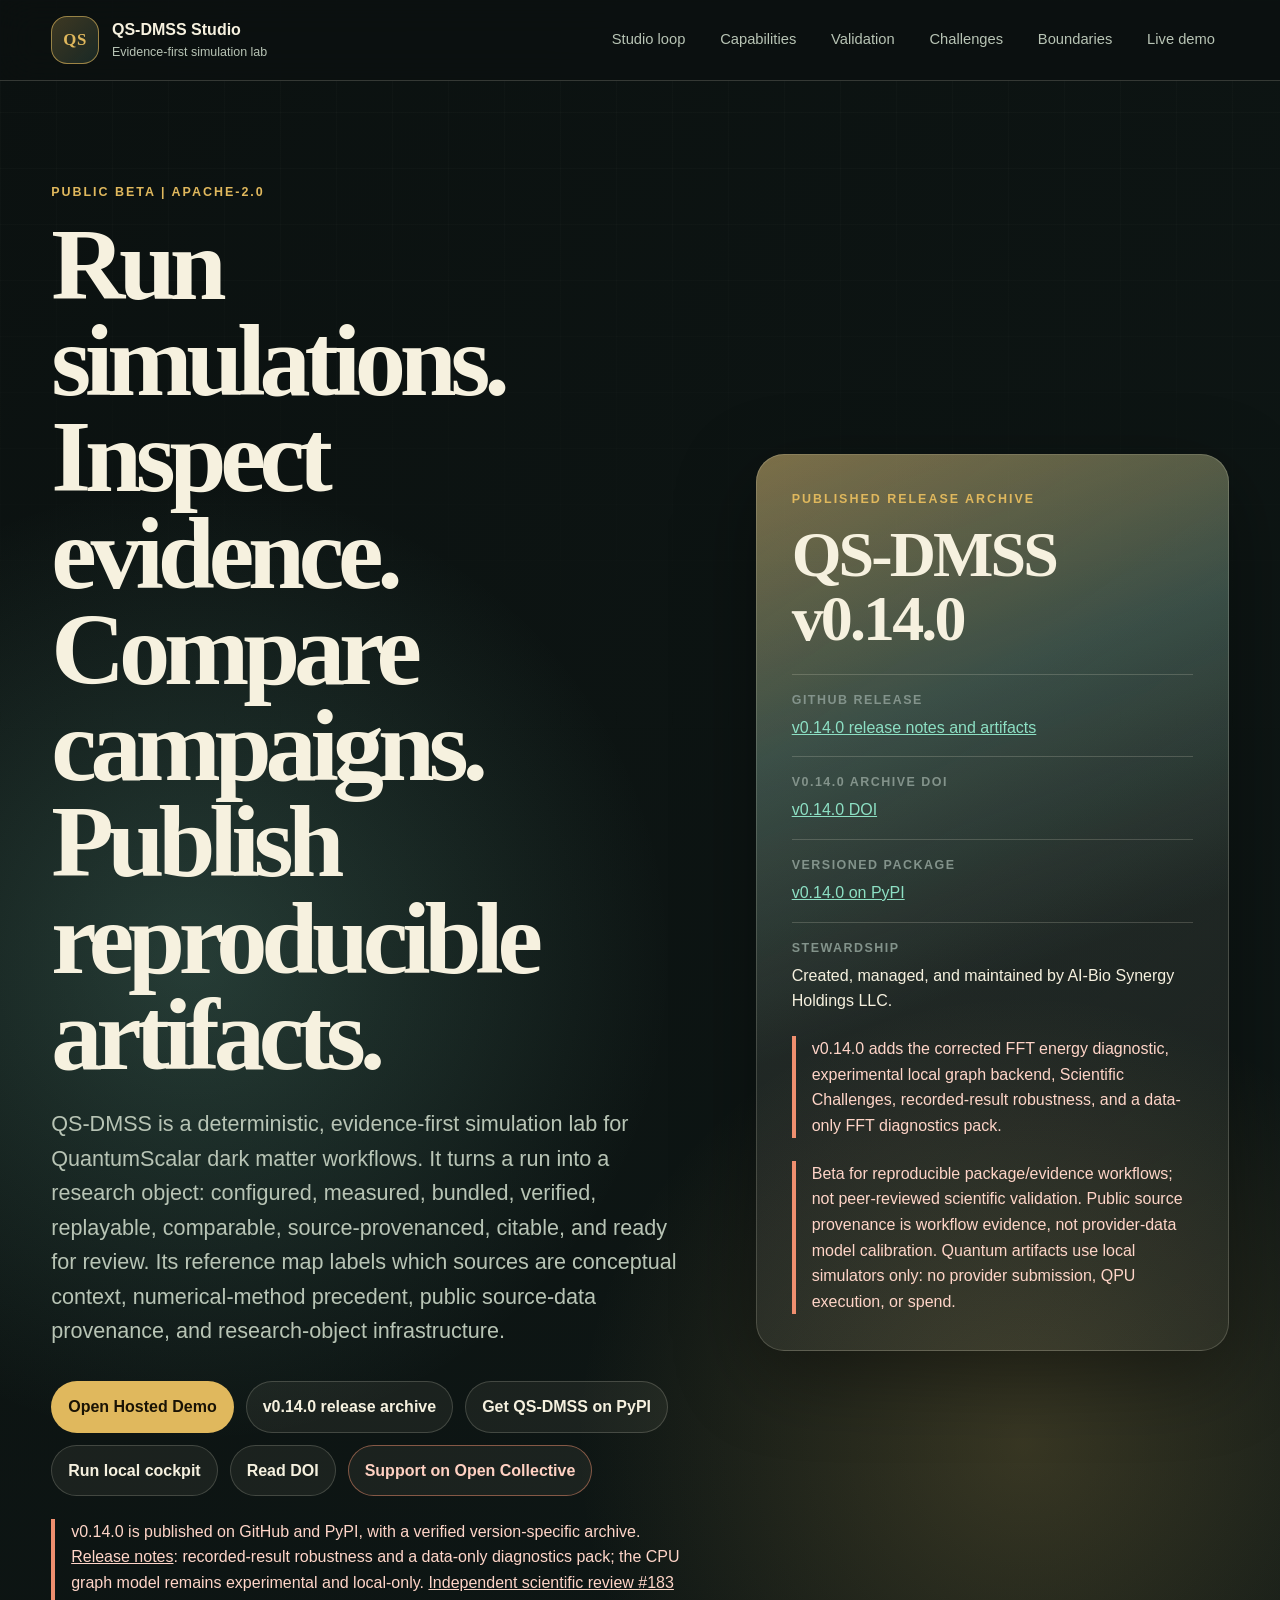
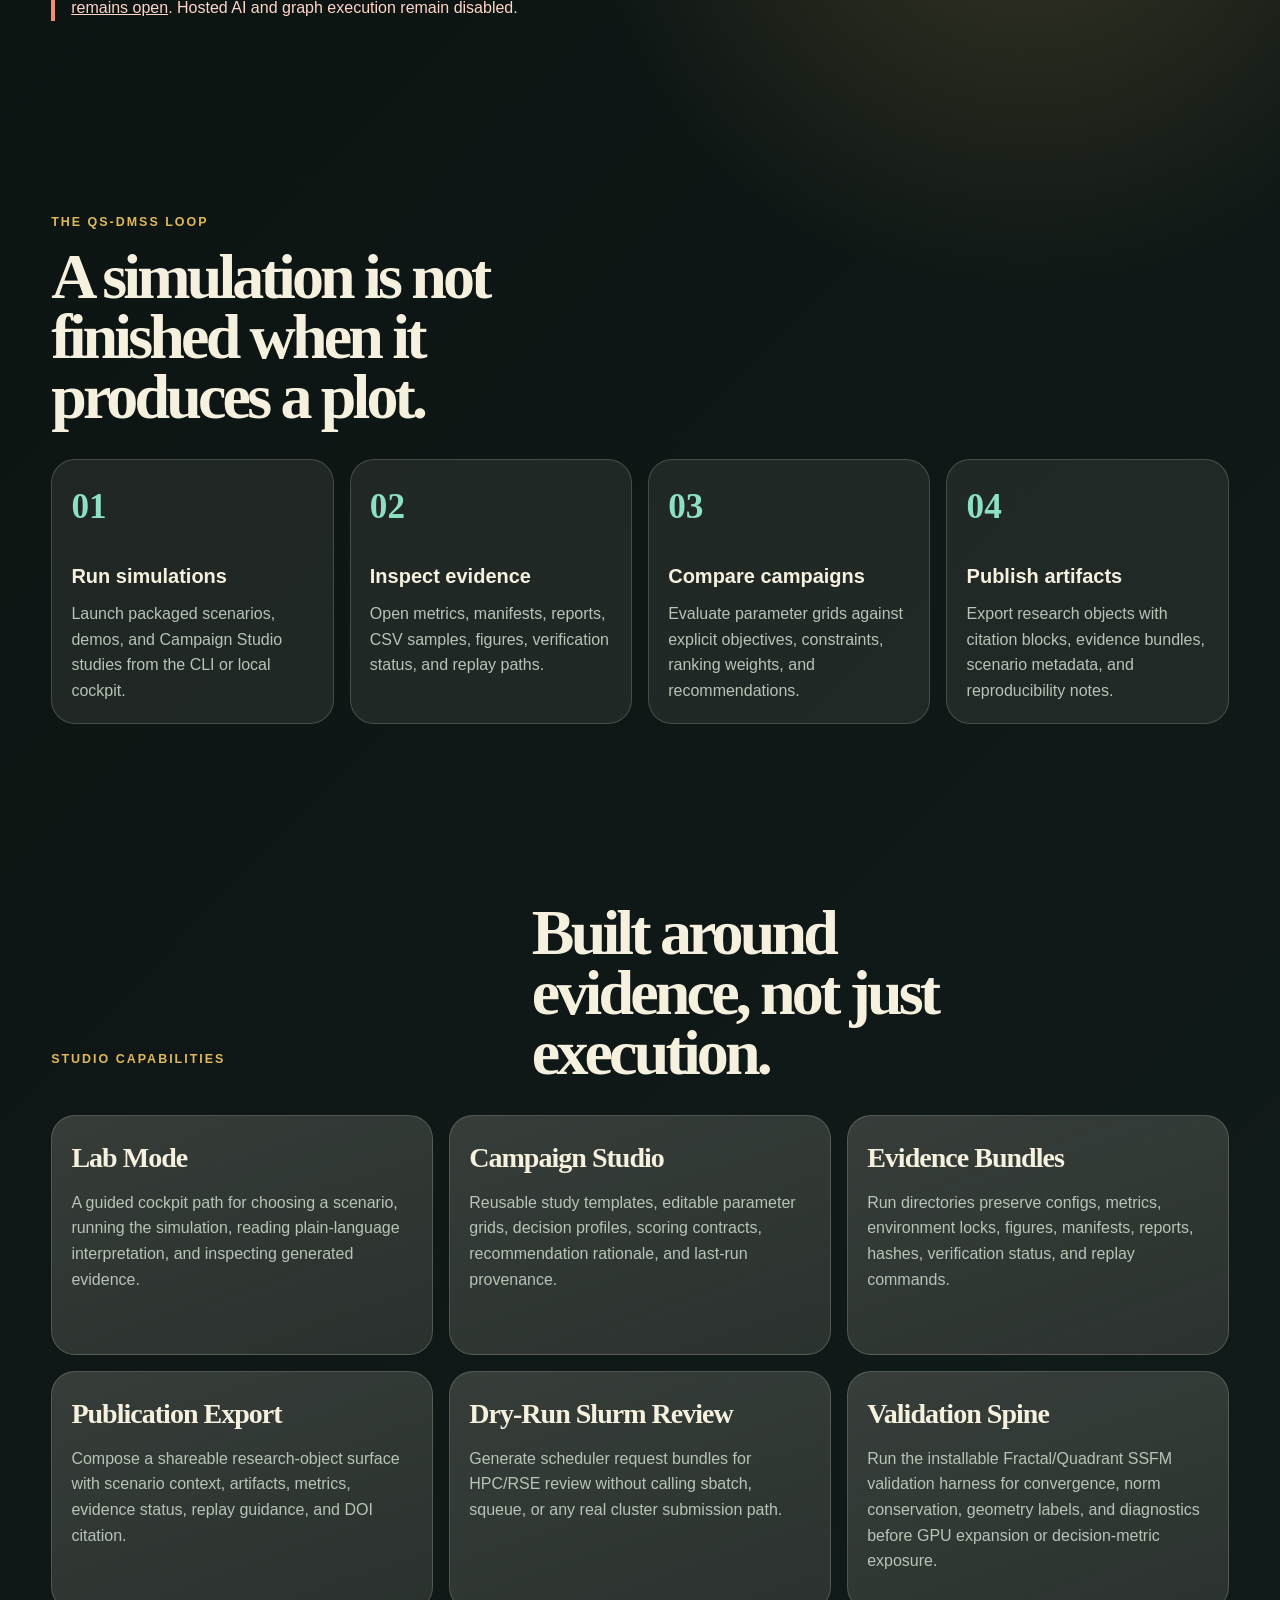
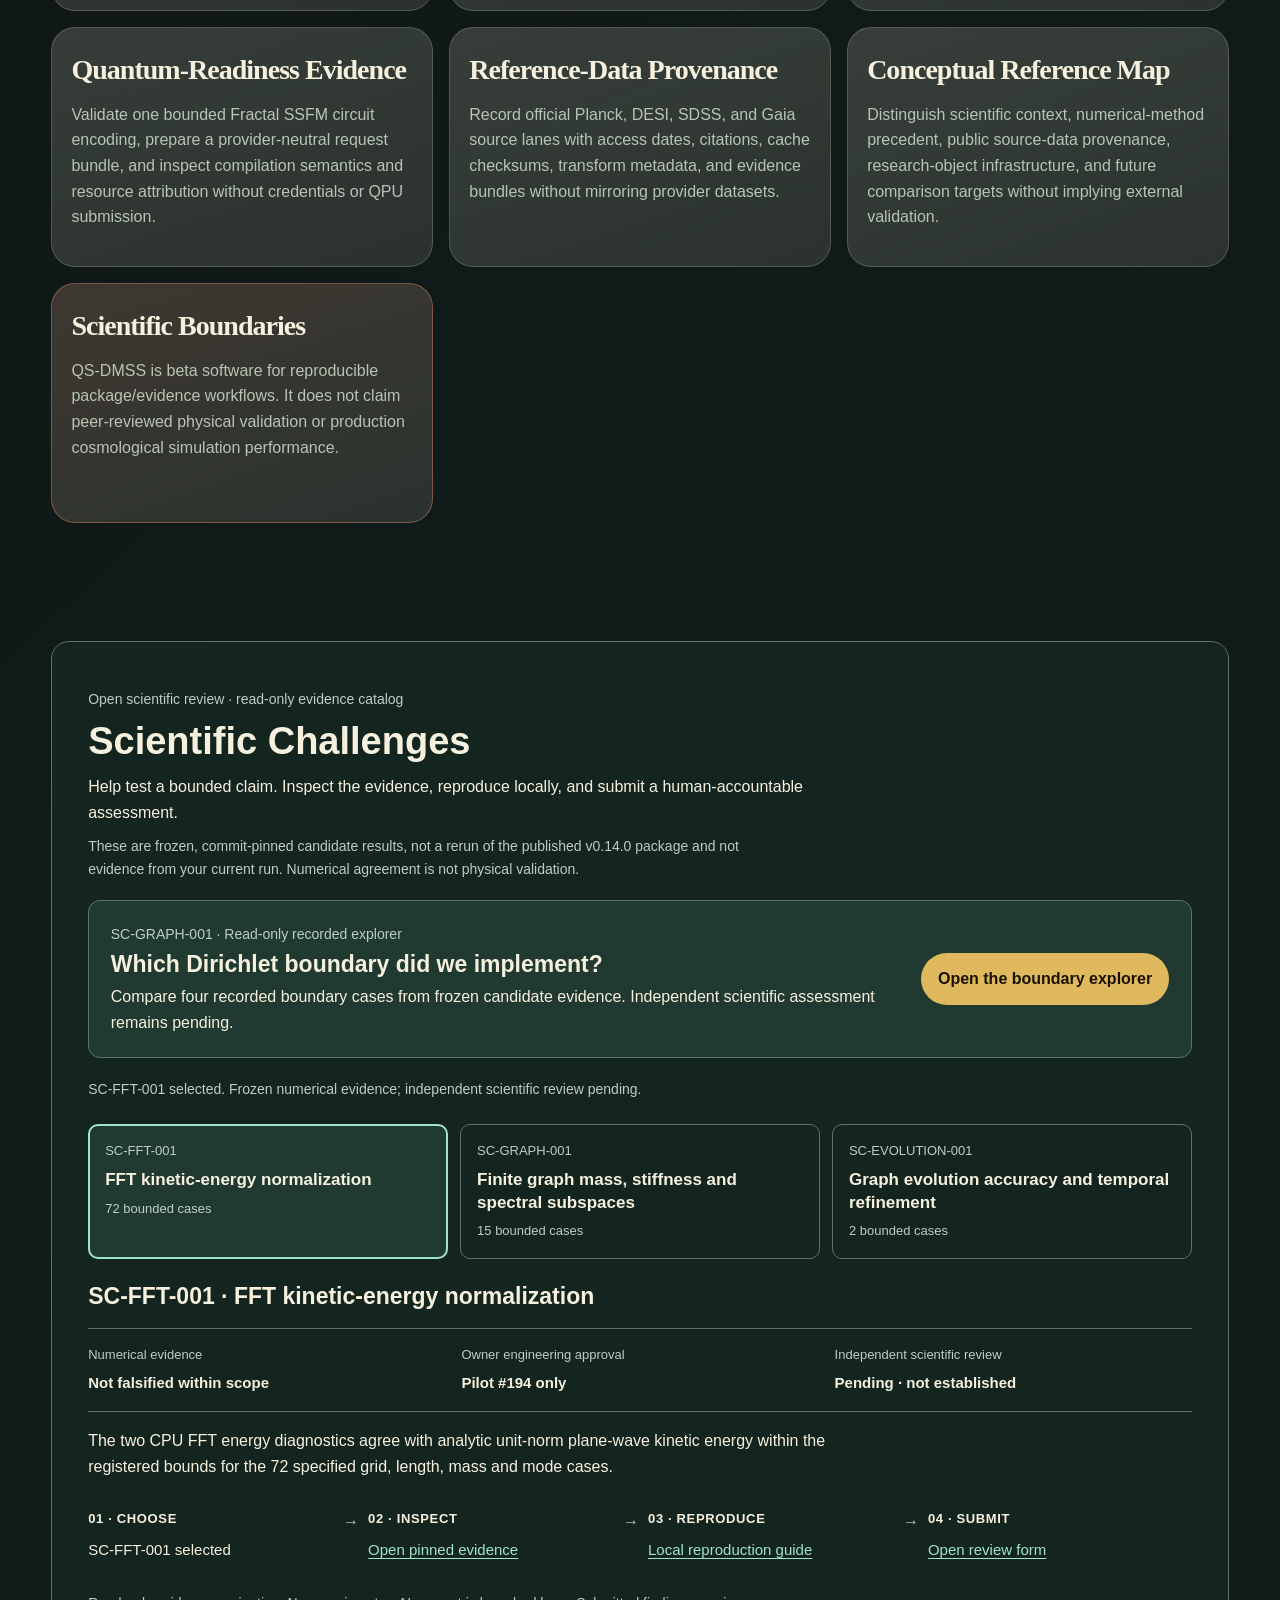
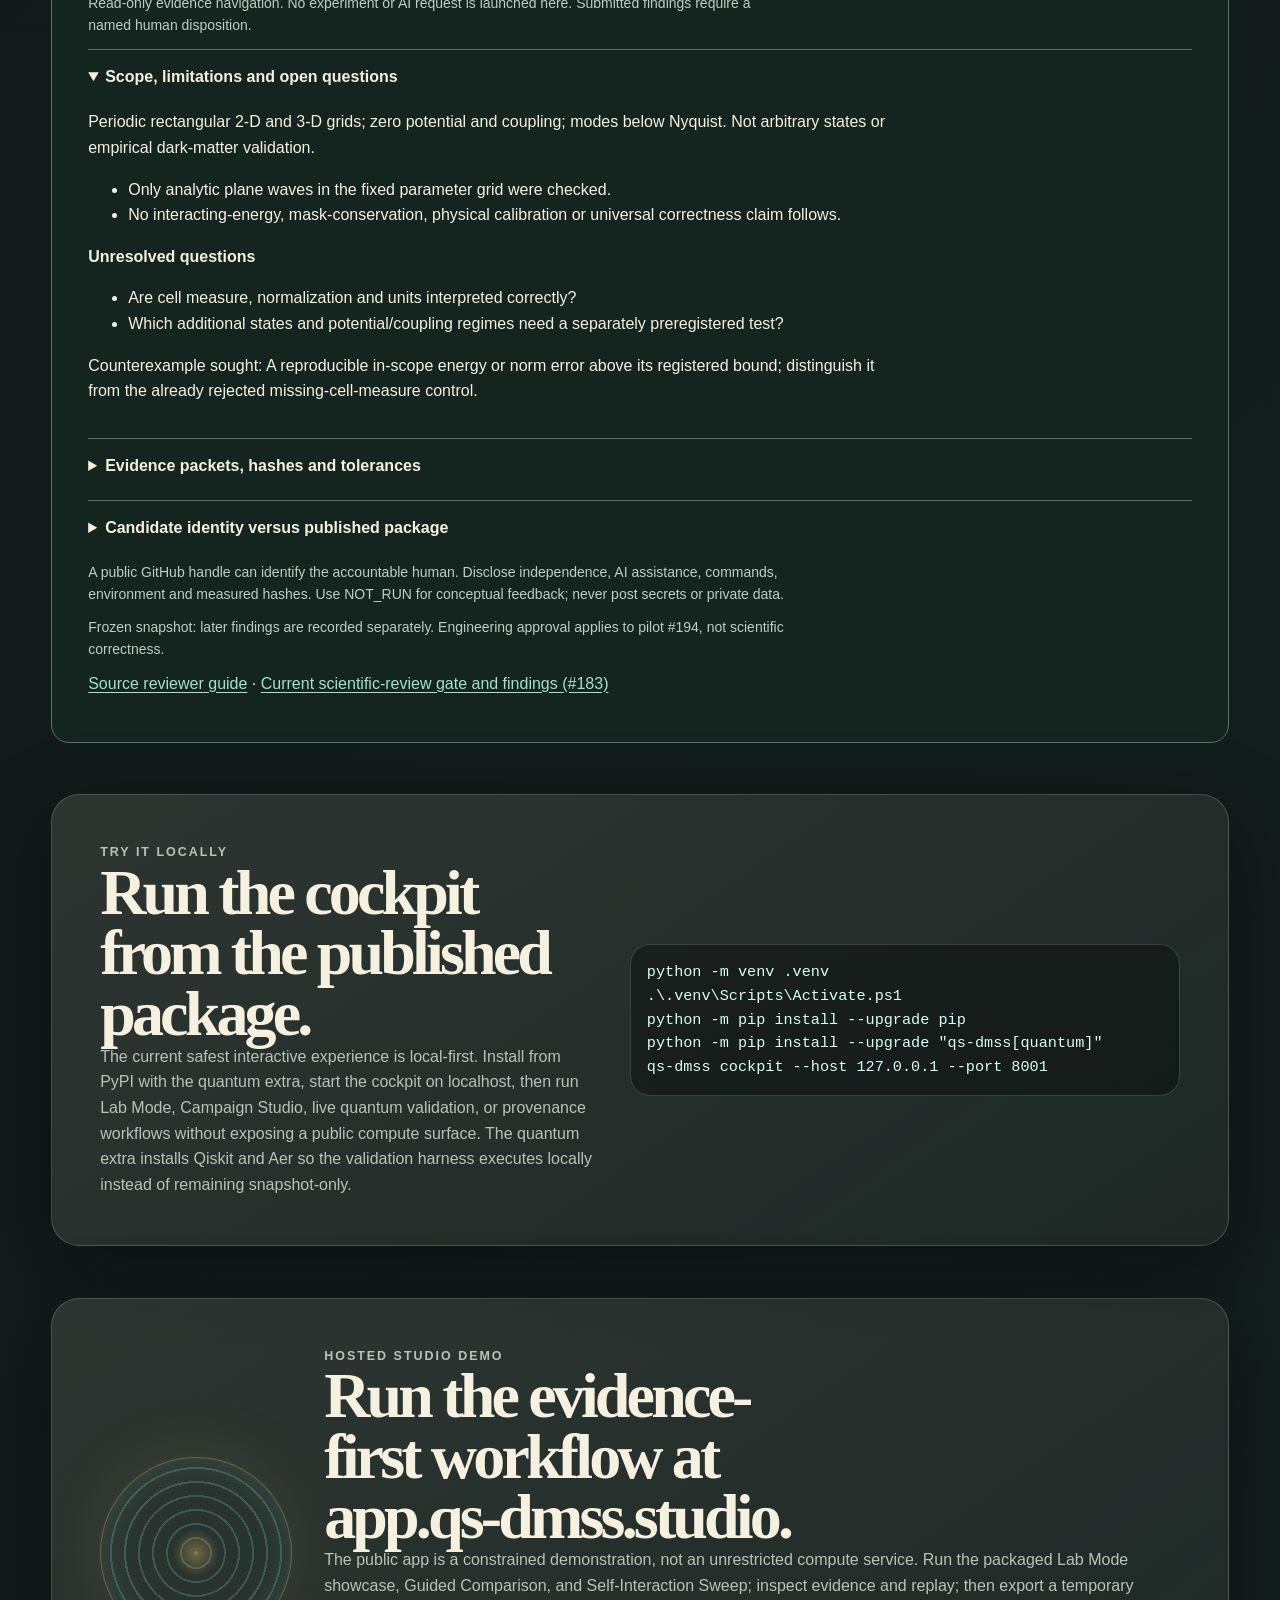
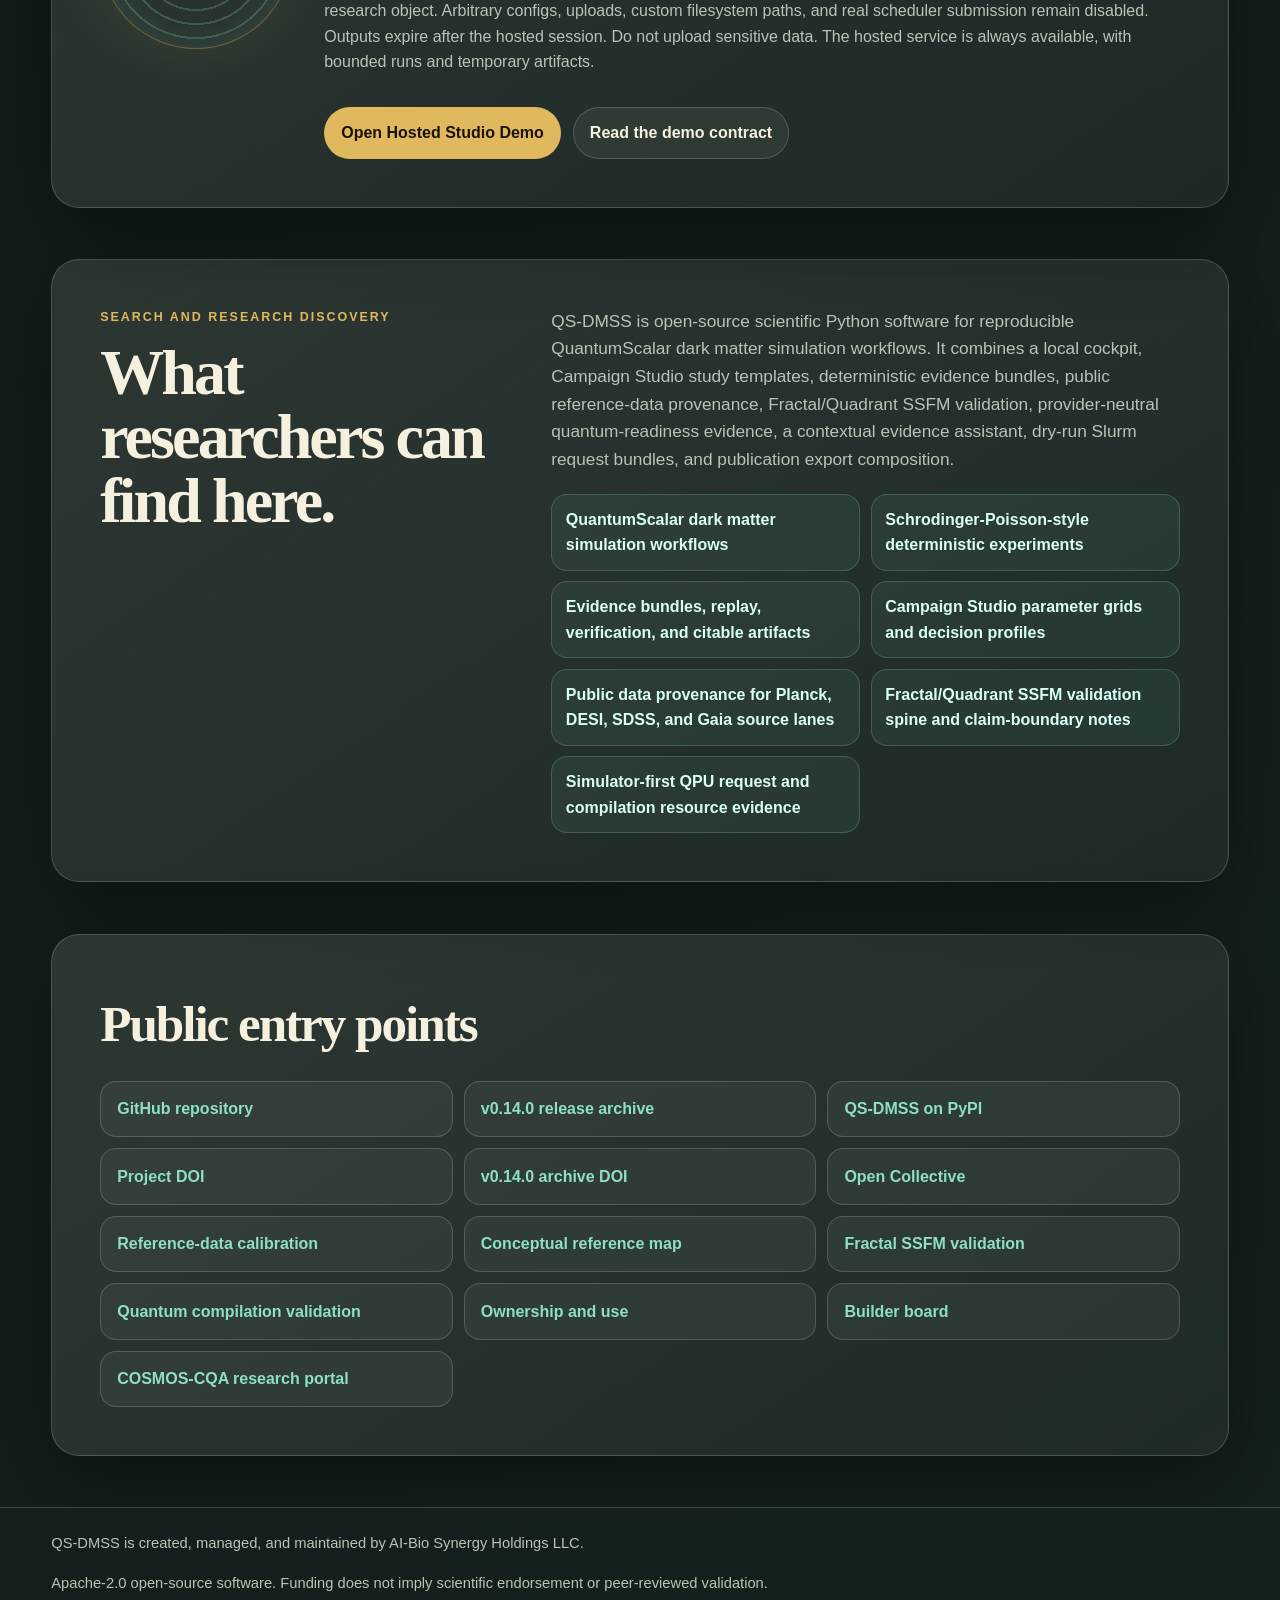
<file: site/index.html>
<!doctype html>
<html lang="en">
  <head>
    <meta charset="utf-8" />
    <meta name="viewport" content="width=device-width, initial-scale=1" />
    <title>QS-DMSS Studio | Reproducible QuantumScalar Simulation Lab</title>
    <meta
      name="description"
      content="QS-DMSS Studio is an evidence-first Python simulation lab for QuantumScalar dark matter workflows, reproducible evidence, and provider-neutral quantum-readiness artifacts."
    />
    <meta
      name="keywords"
      content="QS-DMSS, QuantumScalar dark matter, simulation lab, scientific Python, reproducible research, evidence bundles, Campaign Studio, Lab Mode, Schrodinger-Poisson, SSFM validation, quantum readiness, QPU resource estimation, public data provenance"
    />
    <meta name="author" content="AI-Bio Synergy Holdings LLC" />
    <meta name="creator" content="AI-Bio Synergy Holdings LLC" />
    <meta name="publisher" content="AI-Bio Synergy Holdings LLC" />
    <meta name="application-name" content="QS-DMSS Studio" />
    <meta name="application-version" content="0.15.0" />
    <meta name="theme-color" content="#101a18" />
    <meta name="robots" content="index, follow, max-image-preview:large" />
    <meta property="og:title" content="QS-DMSS Studio | Evidence-First Research Workflows" />
    <meta
      property="og:description"
      content="A local-first research workspace for runbooks, live validation, contextual evidence guidance, and reviewable simulation artifacts."
    />
    <meta property="og:type" content="website" />
    <meta property="og:url" content="https://qs-dmss.studio/" />
    <meta property="og:locale" content="en_US" />
    <meta property="og:site_name" content="QS-DMSS Studio" />
    <meta property="og:image" content="https://qs-dmss.studio/assets/social-preview-v0132.png" />
    <meta property="og:image:secure_url" content="https://qs-dmss.studio/assets/social-preview-v0132.png" />
    <meta property="og:image:type" content="image/png" />
    <meta property="og:image:width" content="1200" />
    <meta property="og:image:height" content="630" />
    <meta
      property="og:image:alt"
      content="QS-DMSS Studio research command center showing runbooks, local validation, and reviewable evidence."
    />
    <meta name="twitter:card" content="summary_large_image" />
    <meta name="twitter:title" content="QS-DMSS Studio | Evidence-First Research Workflows" />
    <meta
      name="twitter:description"
      content="Runbooks, live local validation, and contextual evidence guidance for reviewable QuantumScalar simulation artifacts."
    />
    <meta name="twitter:image" content="https://qs-dmss.studio/assets/social-preview-v0132.png" />
    <meta
      name="twitter:image:alt"
      content="QS-DMSS Studio research command center showing runbooks, local validation, and reviewable evidence."
    />
    <link rel="canonical" href="https://qs-dmss.studio/" />
    <link rel="sitemap" type="application/xml" href="https://qs-dmss.studio/sitemap.xml" />
    <link rel="icon" href="favicon.svg" type="image/svg+xml" />
    <script type="application/ld+json">
      {
        "@context": "https://schema.org",
        "@graph": [
          {
            "@type": "Organization",
            "@id": "https://ai-biosynergyholdings.com/#organization",
            "name": "AI-Bio Synergy Holdings LLC",
            "legalName": "AI-Bio Synergy Holdings LLC",
            "url": "https://ai-biosynergyholdings.com/",
            "sameAs": ["https://github.com/AI-Bio-Synergy-Holdings-LLC"]
          },
          {
            "@type": "WebSite",
            "@id": "https://qs-dmss.studio/#website",
            "name": "QS-DMSS Studio",
            "url": "https://qs-dmss.studio/",
            "publisher": {
              "@id": "https://ai-biosynergyholdings.com/#organization"
            },
            "inLanguage": "en-US"
          },
          {
            "@type": "SoftwareSourceCode",
            "@id": "https://qs-dmss.studio/#software",
            "name": "QS-DMSS",
            "description": "Apache-2.0 v0.14.0 published software with engineering-qualified evidence workflows. The graph model remains experimental and local-only; numerical evidence is not independent scientific validation.",
            "codeRepository": "https://github.com/AI-Bio-Synergy-Holdings-LLC/QS-DMSS",
            "programmingLanguage": "Python",
            "license": "https://www.apache.org/licenses/LICENSE-2.0",
            "version": "0.14.0",
            "runtimePlatform": "Python 3.10+",
            "keywords": [
              "QuantumScalar dark matter",
              "scientific Python",
              "reproducible research",
              "evidence bundles",
              "Schrodinger-Poisson",
              "split-step Fourier method",
              "quantum readiness",
              "QPU resource attribution",
              "public data provenance"
            ],
            "sameAs": [
              "https://pypi.org/project/qs-dmss/",
              "https://doi.org/10.5281/zenodo.20074924",
              "https://opencollective.com/qs-dmss"
            ],
            "maintainer": {
              "@id": "https://ai-biosynergyholdings.com/#organization"
            }
          },
          {
            "@type": "SoftwareApplication",
            "@id": "https://qs-dmss.studio/#application",
            "name": "QS-DMSS Studio published package",
            "description": "Published package v0.14.0, archived from source commit 15377b5ab1f9f3e32a37494e2e8973efce5211c3; independent scientific review remains open.",
            "applicationCategory": "Scientific simulation software",
            "applicationSubCategory": "Reproducible research software",
            "operatingSystem": "Windows, macOS, Linux",
            "softwareVersion": "0.14.0",
            "url": "https://app.qs-dmss.studio/",
            "isAccessibleForFree": true,
            "license": "https://www.apache.org/licenses/LICENSE-2.0",
            "downloadUrl": "https://github.com/AI-Bio-Synergy-Holdings-LLC/QS-DMSS/releases/tag/v0.14.0",
            "installUrl": "https://pypi.org/project/qs-dmss/0.14.0/",
            "releaseNotes": "https://github.com/AI-Bio-Synergy-Holdings-LLC/QS-DMSS/releases/tag/v0.14.0",
            "codeRepository": "https://github.com/AI-Bio-Synergy-Holdings-LLC/QS-DMSS",
            "citation": [
              "https://doi.org/10.5281/zenodo.20074924",
              "https://doi.org/10.5281/zenodo.23250727"
            ],
            "offers": {
              "@type": "Offer",
              "price": "0",
              "priceCurrency": "USD",
              "availability": "https://schema.org/InStock"
            },
            "maintainer": {
              "@id": "https://ai-biosynergyholdings.com/#organization"
            }
          },
          {
            "@type": "WebPage",
            "@id": "https://qs-dmss.studio/#webpage",
            "name": "QS-DMSS Studio | Reproducible QuantumScalar simulation lab",
            "url": "https://qs-dmss.studio/",
            "description": "QS-DMSS Studio is an evidence-first Python simulation lab for QuantumScalar dark matter workflows, campaign comparison, validation spines, data provenance, and citable research artifacts.",
            "dateModified": "2026-10-08",
            "isPartOf": {
              "@id": "https://qs-dmss.studio/#website"
            },
            "about": {
              "@id": "https://qs-dmss.studio/#software"
            },
            "mainEntity": {
              "@id": "https://qs-dmss.studio/#application"
            },
            "primaryImageOfPage": {
              "@type": "ImageObject",
              "url": "https://qs-dmss.studio/assets/social-preview-v0132.png",
              "width": 1200,
              "height": 630
            },
            "inLanguage": "en-US"
          }
        ]
      }
    </script>
    <link rel="stylesheet" href="styles.css" />
    <link rel="stylesheet" href="scientific-challenges.css" />
  </head>
  <body>
    <a class="skip-link" href="#main">Skip to content</a>

    <header class="site-header" aria-label="Primary navigation" data-navigation-root data-navigation-open="false">
      <a class="brand" href="#top">
        <span class="brand-mark" aria-hidden="true">QS</span>
        <span>
          <strong>QS-DMSS Studio</strong>
          <small>Evidence-first simulation lab</small>
        </span>
      </a>
      <button class="nav-toggle" type="button" aria-expanded="false" aria-controls="site-navigation" hidden>
        <span>Menu</span>
        <span class="nav-toggle-icon" aria-hidden="true"><span></span><span></span><span></span></span>
      </button>
      <nav class="nav-links" id="site-navigation" aria-label="Site sections">
        <a href="#studio-loop">Studio loop</a>
        <a href="#capabilities">Capabilities</a>
        <a href="#validation">Validation</a>
        <a href="#scientific-challenges">Challenges</a>
        <a href="#boundaries">Boundaries</a>
        <a href="#live-demo">Live demo</a>
      </nav>
    </header>

    <main id="main">
      <section class="hero" id="top" aria-labelledby="hero-title">
        <div class="hero-copy">
          <p class="eyebrow">Public beta | Apache-2.0</p>
          <h1 id="hero-title">Run simulations. Inspect evidence. Compare campaigns. Publish reproducible artifacts.</h1>
          <p class="hero-lede">
            QS-DMSS is a deterministic, evidence-first simulation lab for
            QuantumScalar dark matter workflows. It turns a run into a research
            object: configured, measured, bundled, verified, replayable,
            comparable, source-provenanced, citable, and ready for review.
            Its reference map labels which sources are conceptual context,
            numerical-method precedent, public source-data provenance, and
            research-object infrastructure.
          </p>
          <div class="hero-actions" aria-label="Primary actions">
            <a class="button primary" href="https://app.qs-dmss.studio/">Open Hosted Demo</a>
            <a class="button" href="https://github.com/AI-Bio-Synergy-Holdings-LLC/QS-DMSS/releases/tag/v0.14.0">v0.14.0 release archive</a>
            <a class="button" href="https://pypi.org/project/qs-dmss/">Get QS-DMSS on PyPI</a>
            <a class="button" href="#local-cockpit">Run local cockpit</a>
            <a class="button" href="https://doi.org/10.5281/zenodo.20074924">Read DOI</a>
            <a class="button support" href="https://opencollective.com/qs-dmss">Support on Open Collective</a>
          </div>
          <p class="claim-note" id="candidate-release-note">
            v0.14.0 is published on GitHub and PyPI, with a verified version-specific archive.
            <a href="https://github.com/AI-Bio-Synergy-Holdings-LLC/QS-DMSS/blob/main/docs/release-v0.14.0.md">Release notes</a>:
            recorded-result robustness and a data-only diagnostics pack; the CPU graph model remains experimental and local-only.
            <a href="https://github.com/AI-Bio-Synergy-Holdings-LLC/QS-DMSS/issues/183">Independent scientific review #183 remains open</a>.
            Hosted AI and graph execution remain disabled.
          </p>
        </div>

        <aside class="hero-panel" aria-labelledby="release-title">
          <p class="panel-kicker">Published release archive</p>
          <h2 id="release-title">QS-DMSS v0.14.0</h2>
          <dl>
            <div>
              <dt>GitHub release</dt>
              <dd><a href="https://github.com/AI-Bio-Synergy-Holdings-LLC/QS-DMSS/releases/tag/v0.14.0">v0.14.0 release notes and artifacts</a></dd>
            </div>
            <div>
              <dt>v0.14.0 archive DOI</dt>
              <dd><a href="https://doi.org/10.5281/zenodo.23250727">v0.14.0 DOI</a></dd>
            </div>
            <div>
              <dt>Versioned package</dt>
              <dd><a href="https://pypi.org/project/qs-dmss/0.14.0/">v0.14.0 on PyPI</a></dd>
            </div>
            <div>
              <dt>Stewardship</dt>
              <dd>Created, managed, and maintained by AI-Bio Synergy Holdings LLC.</dd>
            </div>
          </dl>
          <p class="claim-note">
            v0.14.0 adds the corrected FFT energy diagnostic, experimental local
            graph backend, Scientific Challenges, recorded-result robustness, and
            a data-only FFT diagnostics pack.
          </p>
          <p class="claim-note">
            Beta for reproducible package/evidence workflows; not peer-reviewed
            scientific validation. Public source provenance is workflow evidence,
            not provider-data model calibration. Quantum artifacts use local
            simulators only: no provider submission, QPU execution, or spend.
          </p>
        </aside>
      </section>

      <section class="flow-section" id="studio-loop" aria-labelledby="loop-title">
        <p class="eyebrow">The QS-DMSS loop</p>
        <h2 id="loop-title">A simulation is not finished when it produces a plot.</h2>
        <div class="flow-grid" role="list" aria-label="QS-DMSS product loop">
          <article role="listitem">
            <span>01</span>
            <h3>Run simulations</h3>
            <p>Launch packaged scenarios, demos, and Campaign Studio studies from the CLI or local cockpit.</p>
          </article>
          <article role="listitem">
            <span>02</span>
            <h3>Inspect evidence</h3>
            <p>Open metrics, manifests, reports, CSV samples, figures, verification status, and replay paths.</p>
          </article>
          <article role="listitem">
            <span>03</span>
            <h3>Compare campaigns</h3>
            <p>Evaluate parameter grids against explicit objectives, constraints, ranking weights, and recommendations.</p>
          </article>
          <article role="listitem">
            <span>04</span>
            <h3>Publish artifacts</h3>
            <p>Export research objects with citation blocks, evidence bundles, scenario metadata, and reproducibility notes.</p>
          </article>
        </div>
      </section>

      <section class="capabilities" id="capabilities" aria-labelledby="capabilities-title">
        <div class="section-heading">
          <p class="eyebrow">Studio capabilities</p>
          <h2 id="capabilities-title">Built around evidence, not just execution.</h2>
        </div>

        <div class="card-grid">
          <article class="capability-card">
            <h3>Lab Mode</h3>
            <p>
              A guided cockpit path for choosing a scenario, running the simulation,
              reading plain-language interpretation, and inspecting generated evidence.
            </p>
          </article>
          <article class="capability-card">
            <h3>Campaign Studio</h3>
            <p>
              Reusable study templates, editable parameter grids, decision profiles,
              scoring contracts, recommendation rationale, and last-run provenance.
            </p>
          </article>
          <article class="capability-card">
            <h3>Evidence Bundles</h3>
            <p>
              Run directories preserve configs, metrics, environment locks, figures,
              manifests, reports, hashes, verification status, and replay commands.
            </p>
          </article>
          <article class="capability-card">
            <h3>Publication Export</h3>
            <p>
              Compose a shareable research-object surface with scenario context,
              artifacts, metrics, evidence status, replay guidance, and DOI citation.
            </p>
          </article>
          <article class="capability-card">
            <h3>Dry-Run Slurm Review</h3>
            <p>
              Generate scheduler request bundles for HPC/RSE review without calling
              sbatch, squeue, or any real cluster submission path.
            </p>
          </article>
          <article class="capability-card" id="validation">
            <h3>Validation Spine</h3>
            <p>
              Run the installable Fractal/Quadrant SSFM validation harness for
              convergence, norm conservation, geometry labels, and diagnostics
              before GPU expansion or decision-metric exposure.
            </p>
          </article>
          <article class="capability-card">
            <h3>Quantum-Readiness Evidence</h3>
            <p>
              Validate one bounded Fractal SSFM circuit encoding, prepare a
              provider-neutral request bundle, and inspect compilation semantics
              and resource attribution without credentials or QPU submission.
            </p>
          </article>
          <article class="capability-card">
            <h3>Reference-Data Provenance</h3>
            <p>
              Record official Planck, DESI, SDSS, and Gaia source lanes with
              access dates, citations, cache checksums, transform metadata, and
              evidence bundles without mirroring provider datasets.
            </p>
          </article>
          <article class="capability-card">
            <h3>Conceptual Reference Map</h3>
            <p>
              Distinguish scientific context, numerical-method precedent,
              public source-data provenance, research-object infrastructure,
              and future comparison targets without implying external validation.
            </p>
          </article>
          <article class="capability-card caution" id="boundaries">
            <h3>Scientific Boundaries</h3>
            <p>
              QS-DMSS is beta software for reproducible package/evidence workflows.
              It does not claim peer-reviewed physical validation or production
              cosmological simulation performance.
            </p>
          </article>
        </div>
      </section>

      <section class="scientific-challenges" id="scientific-challenges" aria-labelledby="scientific-challenges-title" data-scientific-challenges="scientific-challenges.json" data-challenge-theme="dark">
          <p class="sc-note">Open scientific review · read-only evidence catalog</p>
          <h2 id="scientific-challenges-title">Scientific Challenges</h2>
          <p>Help test a bounded claim. Inspect the evidence, reproduce locally, and submit a human-accountable assessment.</p>
          <p class="sc-note">These are frozen, commit-pinned candidate results, not a rerun of the published v0.14.0 package and not evidence from your current run. Numerical agreement is not physical validation.</p>
          <div class="sc-featured-explorer">
            <div>
              <p class="sc-note">SC-GRAPH-001 · Read-only recorded explorer</p>
              <h3>Which Dirichlet boundary did we implement?</h3>
              <p>Compare four recorded boundary cases from frozen candidate evidence. Independent scientific assessment remains pending.</p>
            </div>
            <a class="button primary sc-explorer-link" href="https://qs-dmss.studio/challenges/sc-graph-001/">Open the boundary explorer</a>
          </div>
          <p data-challenge-status role="status">Challenge data unavailable until its identity is checked. Use the reviewer guide below if the catalog cannot load.</p>
          <button type="button" data-challenge-retry hidden>Retry catalog check</button>
          <div data-challenge-view></div>
          <p class="sc-note">Frozen snapshot: later findings are recorded separately. Engineering approval applies to pilot #194, not scientific correctness.</p>
          <p><a href="https://github.com/AI-Bio-Synergy-Holdings-LLC/QS-DMSS/blob/08f75235cc1fe6e6a8ba4bfdbddcdd049359a7f9/docs/scientific-challenges.md">Source reviewer guide</a> · <a href="https://github.com/AI-Bio-Synergy-Holdings-LLC/QS-DMSS/issues/183">Current scientific-review gate and findings (#183)</a></p>
          <noscript><p>JavaScript is disabled. The source reviewer guide contains all three challenges, evidence links and intake instructions.</p></noscript>
        </section>

      <section class="cockpit-strip" id="local-cockpit" aria-labelledby="cockpit-title">
        <div>
          <p class="eyebrow">Try it locally</p>
          <h2 id="cockpit-title">Run the cockpit from the published package.</h2>
          <p>
            The current safest interactive experience is local-first. Install from
            PyPI with the quantum extra, start the cockpit on localhost, then run Lab
            Mode, Campaign Studio, live quantum validation, or provenance workflows
            without exposing a public compute surface. The quantum extra installs
            Qiskit and Aer so the validation harness executes locally instead of
            remaining snapshot-only.
          </p>
        </div>
        <pre aria-label="Local cockpit commands"><code>python -m venv .venv
.\.venv\Scripts\Activate.ps1
python -m pip install --upgrade pip
python -m pip install --upgrade "qs-dmss[quantum]"
qs-dmss cockpit --host 127.0.0.1 --port 8001</code></pre>
      </section>

      <section class="live-demo" id="live-demo" aria-labelledby="live-demo-title">
        <div class="orb" aria-hidden="true"></div>
        <div>
          <p class="eyebrow">Hosted Studio Demo</p>
          <h2 id="live-demo-title">Run the evidence-first workflow at app.qs-dmss.studio.</h2>
          <p>
            The public app is a constrained demonstration, not an unrestricted
            compute service. Run the packaged Lab Mode showcase, Guided
            Comparison, and Self-Interaction Sweep; inspect evidence and replay;
            then export a temporary research object. Arbitrary configs, uploads,
            custom filesystem paths, and real scheduler submission remain disabled.
          </p>
          <p>
            Outputs expire after the hosted session. Do not upload sensitive data.
            The hosted service is always available, with bounded runs and temporary artifacts.
          </p>
          <div class="hero-actions">
            <a class="button primary" href="https://app.qs-dmss.studio/">Open Hosted Studio Demo</a>
            <a class="button" href="https://github.com/AI-Bio-Synergy-Holdings-LLC/QS-DMSS/blob/main/docs/hosted-studio-demo.md">Read the demo contract</a>
          </div>
        </div>
      </section>

      <section class="seo-summary" id="discoverability" aria-labelledby="discoverability-title">
        <div>
          <p class="eyebrow">Search and research discovery</p>
          <h2 id="discoverability-title">What researchers can find here.</h2>
        </div>
        <div class="discovery-copy">
          <p>
            QS-DMSS is open-source scientific Python software for reproducible
            QuantumScalar dark matter simulation workflows. It combines a local
            cockpit, Campaign Studio study templates, deterministic evidence
            bundles, public reference-data provenance, Fractal/Quadrant SSFM
            validation, provider-neutral quantum-readiness evidence, a
            contextual evidence assistant, dry-run Slurm request bundles, and
            publication export composition.
          </p>
          <ul class="keyword-list" aria-label="QS-DMSS discovery topics">
            <li>QuantumScalar dark matter simulation workflows</li>
            <li>Schrodinger-Poisson-style deterministic experiments</li>
            <li>Evidence bundles, replay, verification, and citable artifacts</li>
            <li>Campaign Studio parameter grids and decision profiles</li>
            <li>Public data provenance for Planck, DESI, SDSS, and Gaia source lanes</li>
            <li>Fractal/Quadrant SSFM validation spine and claim-boundary notes</li>
            <li>Simulator-first QPU request and compilation resource evidence</li>
          </ul>
        </div>
      </section>

      <section class="link-panel" aria-labelledby="links-title">
        <h2 id="links-title">Public entry points</h2>
        <ul>
          <li><a href="https://github.com/AI-Bio-Synergy-Holdings-LLC/QS-DMSS">GitHub repository</a></li>
          <li><a href="https://github.com/AI-Bio-Synergy-Holdings-LLC/QS-DMSS/releases/tag/v0.14.0">v0.14.0 release archive</a></li>
          <li><a href="https://pypi.org/project/qs-dmss/">QS-DMSS on PyPI</a></li>
          <li><a href="https://doi.org/10.5281/zenodo.20074924">Project DOI</a></li>
          <li><a href="https://doi.org/10.5281/zenodo.23250727">v0.14.0 archive DOI</a></li>
          <li><a href="https://opencollective.com/qs-dmss">Open Collective</a></li>
          <li><a href="https://github.com/AI-Bio-Synergy-Holdings-LLC/QS-DMSS/blob/main/docs/reference-data-calibration.md">Reference-data calibration</a></li>
          <li><a href="https://github.com/AI-Bio-Synergy-Holdings-LLC/QS-DMSS/blob/main/docs/conceptual-reference-map.md">Conceptual reference map</a></li>
          <li><a href="https://github.com/AI-Bio-Synergy-Holdings-LLC/QS-DMSS/blob/main/docs/fractal-quadrant-ssfm-validation-spine.md">Fractal SSFM validation</a></li>
          <li><a href="https://github.com/AI-Bio-Synergy-Holdings-LLC/QS-DMSS/blob/main/docs/quantum-compilation-validation.md">Quantum compilation validation</a></li>
          <li><a href="https://github.com/AI-Bio-Synergy-Holdings-LLC/QS-DMSS/blob/main/docs/ownership-and-use.md">Ownership and use</a></li>
          <li><a href="https://github.com/AI-Bio-Synergy-Holdings-LLC/QS-DMSS/issues/57">Builder board</a></li>
          <li><a href="https://cosmos-cqa.org">COSMOS-CQA research portal</a></li>
        </ul>
      </section>
    </main>

    <footer class="site-footer">
      <p>QS-DMSS is created, managed, and maintained by AI-Bio Synergy Holdings LLC.</p>
      <p>Apache-2.0 open-source software. Funding does not imply scientific endorsement or peer-reviewed validation.</p>
    </footer>
    <script src="navigation.js" defer></script>
    <script src="scientific-challenges.js" defer></script>
  </body>
</html>
</file>
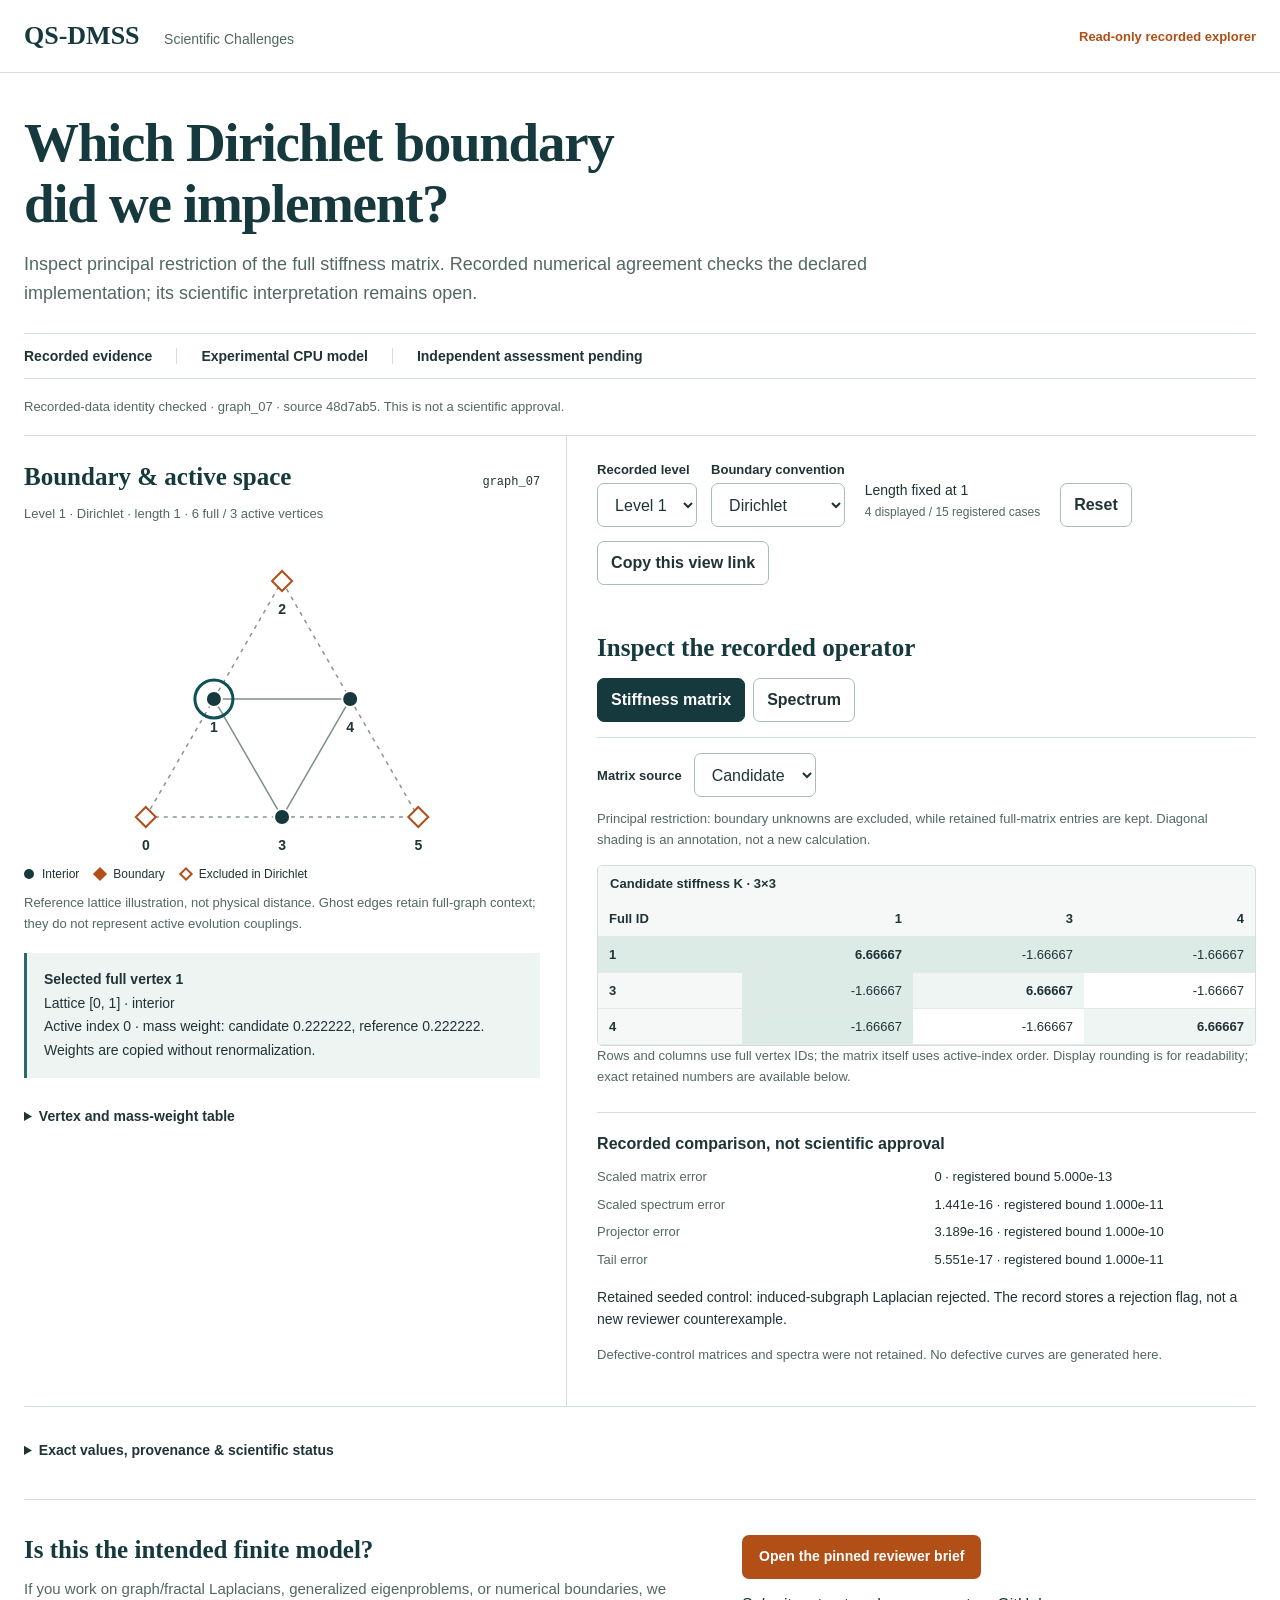
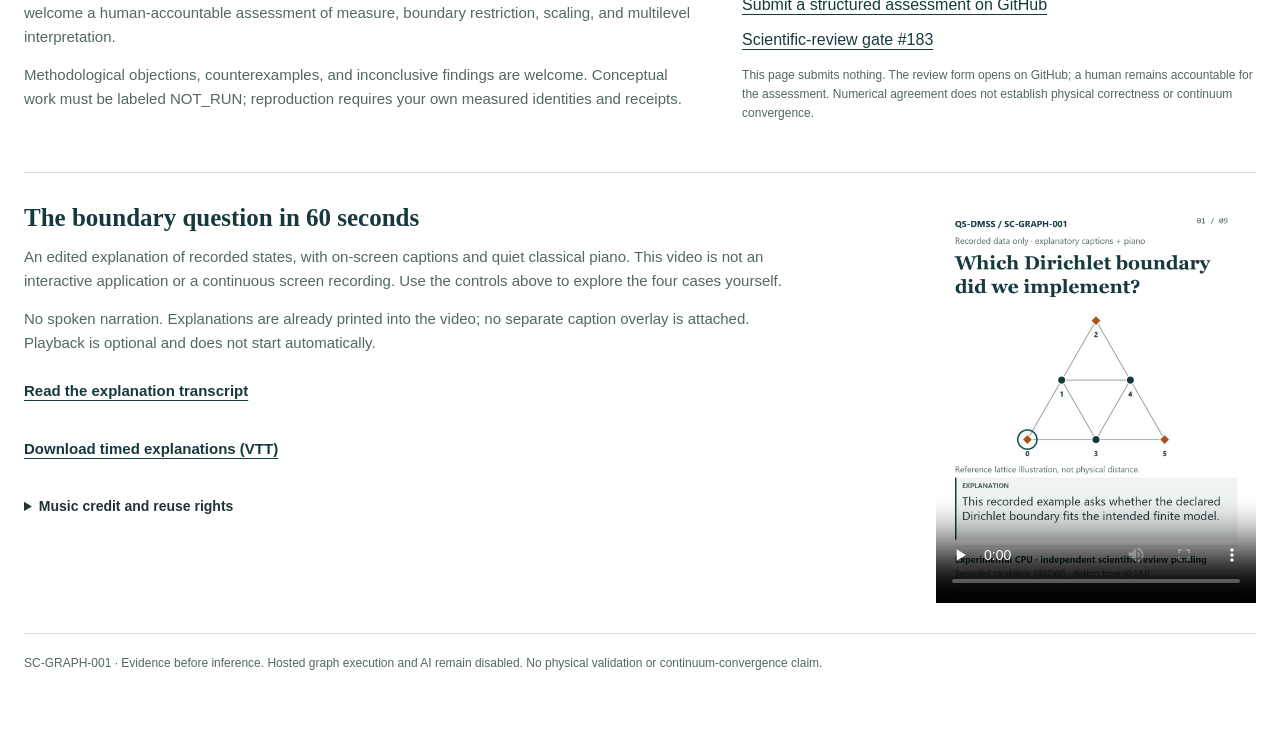
<file: site/challenges/sc-graph-001/index.html>
<!doctype html>
<html lang="en">
  <head>
    <meta charset="utf-8" />
    <meta name="viewport" content="width=device-width, initial-scale=1" />
    <meta name="robots" content="index, follow, max-image-preview:large" />
    <meta
      name="description"
      content="Explore four recorded graph-boundary cases for SC-GRAPH-001. Inspect active vertices, stiffness matrices and spectra. Independent scientific review is pending."
    />
    <link
      rel="canonical"
      href="https://qs-dmss.studio/challenges/sc-graph-001/"
    />
    <link rel="icon" href="../../favicon.svg" type="image/svg+xml" />
    <meta property="og:type" content="website" />
    <meta property="og:site_name" content="QS-DMSS Studio" />
    <meta
      property="og:title"
      content="Which Dirichlet boundary did we implement?"
    />
    <meta
      property="og:description"
      content="Inspect four recorded SC-GRAPH-001 cases and assess the declared finite model. Independent scientific review pending; no physical-validation claim."
    />
    <meta
      property="og:url"
      content="https://qs-dmss.studio/challenges/sc-graph-001/"
    />
    <meta
      property="og:image"
      content="https://qs-dmss.studio/challenges/sc-graph-001/social-card-v1.png"
    />
    <meta property="og:image:width" content="1200" />
    <meta property="og:image:height" content="630" />
    <meta property="og:image:type" content="image/png" />
    <meta
      property="og:image:alt"
      content="SC-GRAPH-001: Which Dirichlet boundary did we implement? A recorded level-1 graph shows three active interior vertices and three excluded boundary vertices. Independent scientific review pending."
    />
    <meta name="twitter:card" content="summary_large_image" />
    <meta
      name="twitter:title"
      content="Which Dirichlet boundary did we implement?"
    />
    <meta
      name="twitter:description"
      content="Four recorded graph-boundary cases. Frozen candidate evidence, not a new v0.14.0 calculation. Independent scientific review pending."
    />
    <meta
      name="twitter:image"
      content="https://qs-dmss.studio/challenges/sc-graph-001/social-card-v1.png"
    />
    <title>SC-GRAPH-001 · Recorded boundary explorer</title>
    <link rel="stylesheet" href="styles.css" />
    <script type="module" src="app.mjs"></script>
  </head>
  <body>
    <a class="skip" href="#main">Skip to evidence</a>
    <header>
      <a class="brand" href="../../#scientific-challenges"
        >QS-DMSS <span>Scientific Challenges</span></a
      ><span class="local-note">Read-only recorded explorer</span>
    </header>
    <main id="main">
      <section class="intro" aria-labelledby="title">
        <h1 id="title">
          Which Dirichlet boundary<br class="desktop-break" />
          did we implement?
        </h1>
        <p>
          Inspect principal restriction of the full stiffness matrix. Recorded
          numerical agreement checks the declared implementation; its scientific
          interpretation remains open.
        </p>
        <div class="truth-strip">
          <span>Recorded evidence</span><span>Experimental CPU model</span
          ><span>Independent assessment pending</span>
        </div>
      </section>
      <p id="load-status" role="status" class="status">
        Checking the recorded-data identity…
      </p>
      <p id="view-link-output" class="small" hidden>
        Selected recorded view: <a id="view-link"></a>
      </p>
      <section
        id="unavailable"
        class="unavailable"
        hidden
        aria-labelledby="unavailable-title"
      >
        <h2 id="unavailable-title">Recorded view unavailable</h2>
        <p id="unavailable-reason"></p>
        <button id="retry" type="button">Retry recorded data</button
        ><button id="invalid-reset" type="button">Reset recorded view</button>
        <p>
          No scientific success or approval is inferred from this state. The
          reviewer brief remains available below.
        </p>
      </section>
      <section
        id="explorer"
        hidden
        aria-label="Four-case recorded boundary explorer"
      >
        <div class="workbench">
          <section class="graph-panel" aria-labelledby="graph-heading">
            <div class="section-head">
              <h2 id="graph-heading">Boundary &amp; active space</h2>
              <span id="case-id" class="mono"></span>
            </div>
            <p id="case-summary" class="small"></p>
            <div
              id="graph"
              class="graph"
              aria-label="Recorded reference graph"
            ></div>
            <div class="key">
              <span><i class="circle"></i> Interior</span
              ><span><i class="diamond"></i> Boundary</span
              ><span><i class="excluded"></i> Excluded in Dirichlet</span>
            </div>
            <p class="small">
              Reference lattice illustration, not physical distance. Ghost edges
              retain full-graph context; they do not represent active evolution
              couplings.
            </p>
            <div id="node-detail" class="node-detail" aria-live="polite"></div>
            <details>
              <summary>Vertex and mass-weight table</summary>
              <div id="vertices-table" class="scroll-table"></div>
            </details>
          </section>
          <div class="controls">
            <div>
              <label for="level">Recorded level</label
              ><select id="level">
                <option value="1">Level 1</option>
                <option value="2">Level 2</option>
              </select>
            </div>
            <div>
              <label for="boundary">Boundary convention</label
              ><select id="boundary">
                <option value="dirichlet">Dirichlet</option>
                <option value="neumann">Neumann</option>
              </select>
            </div>
            <span class="fixed"
              >Length fixed at 1<br /><small
                >4 displayed / 15 registered cases</small
              ></span
            >
            <button id="reset" type="button">Reset</button
            ><button id="copy" type="button">Copy this view link</button>
            <button id="show-graph" class="mobile-only" type="button">
              View selected graph
            </button>
            <p id="mobile-case-summary" class="mobile-only small"></p>
          </div>
          <section class="evidence-panel" aria-labelledby="evidence-heading">
            <h2 id="evidence-heading">Inspect the recorded operator</h2>
            <div class="tabs" aria-label="Evidence view">
              <button id="matrix-tab" type="button" aria-pressed="true">
                Stiffness matrix</button
              ><button id="spectrum-tab" type="button" aria-pressed="false">
                Spectrum
              </button>
            </div>
            <div id="matrix-view">
              <div class="matrix-tools">
                <label for="matrix-source">Matrix source</label
                ><select id="matrix-source">
                  <option value="candidate">Candidate</option>
                  <option value="reference">Reference</option>
                </select>
              </div>
              <p id="matrix-note" class="small"></p>
              <div
                id="matrix"
                class="scroll-table"
                tabindex="0"
                aria-label="Scrollable recorded stiffness matrix"
              ></div>
              <p class="small">
                Rows and columns use full vertex IDs; the matrix itself uses
                active-index order. Display rounding is for readability; exact
                retained numbers are available below.
              </p>
            </div>
            <div id="spectrum-view" hidden>
              <p class="small">
                Generalized eigenvalues under the declared model convention.
                Ordered indices are not physical mode identities across levels.
              </p>
              <div id="spectrum"></div>
              <div id="spectrum-table" class="scroll-table"></div>
            </div>
            <div class="recorded-comparison">
              <h3>Recorded comparison, not scientific approval</h3>
              <dl id="errors"></dl>
              <p id="control-note"></p>
              <p class="small">
                Defective-control matrices and spectra were not retained. No
                defective curves are generated here.
              </p>
            </div>
          </section>
        </div>
        <details class="provenance">
          <summary>Exact values, provenance &amp; scientific status</summary>
          <p>
            This presentation copies four records from the frozen candidate, not
            the published v0.14.0 wheel. No new solver, reference, control,
            projector or tail calculation is performed.
          </p>
          <p>
            Candidate and reference evidence originated in the same AI-assisted
            maintainer workflow. Cross-tool agreement is evidence within the
            declared scope, not an independent human scientific assessment.
          </p>
          <dl>
            <dt>Frozen candidate</dt>
            <dd class="mono">48d7ab5d10da189caddbcad1dd6622e58d204940</dd>
            <dt>Scientific status</dt>
            <dd>NOT_ESTABLISHED</dd>
            <dt>Independent review / human disposition</dt>
            <dd>PENDING / PENDING</dd>
            <dt>Numerical evidence</dt>
            <dd>
              NOT_FALSIFIED_WITHIN_SCOPE, within the registered claim only
            </dd>
          </dl>
          <p id="data-source"></p>
          <p>
            <a href="data.json" target="_blank" rel="noopener"
              >Exact presentation data</a
            >
            ·
            <a href="manifest.json" target="_blank" rel="noopener"
              >Presentation provenance manifest</a
            >
          </p>
          <pre id="case-pointers"></pre>
        </details>
      </section>
      <section class="reviewer" aria-labelledby="reviewer-heading">
        <div>
          <h2 id="reviewer-heading">Is this the intended finite model?</h2>
          <p>
            If you work on graph/fractal Laplacians, generalized eigenproblems,
            or numerical boundaries, we welcome a human-accountable assessment
            of measure, boundary restriction, scaling, and multilevel
            interpretation.
          </p>
          <p>
            Methodological objections, counterexamples, and inconclusive
            findings are welcome. Conceptual work must be labeled NOT_RUN;
            reproduction requires your own measured identities and receipts.
          </p>
        </div>
        <div class="review-actions">
          <a
            class="primary-link"
            href="https://github.com/AI-Bio-Synergy-Holdings-LLC/QS-DMSS/blob/2a4c3aaec0893a2e9fcbb3137af97059c203c102/docs/sc-graph-001-reviewer-handoff.md"
            target="_blank"
            rel="noopener"
            >Open the pinned reviewer brief</a
          ><a
            href="https://github.com/AI-Bio-Synergy-Holdings-LLC/QS-DMSS/issues/new?template=scientific_review.yml"
            target="_blank"
            rel="noopener"
            >Submit a structured assessment on GitHub</a
          ><a
            href="https://github.com/AI-Bio-Synergy-Holdings-LLC/QS-DMSS/issues/183"
            target="_blank"
            rel="noopener"
            >Scientific-review gate #183</a
          >
          <p class="small">
            This page submits nothing. The review form opens on GitHub; a human
            remains accountable for the assessment. Numerical agreement does not
            establish physical correctness or continuum convergence.
          </p>
        </div>
      </section>
      <section class="demonstration" aria-labelledby="demonstration-heading">
        <div>
          <h2 id="demonstration-heading">
            The boundary question in 60 seconds
          </h2>
          <p>
            An edited explanation of recorded states, with on-screen captions
            and quiet classical piano. This video is not an interactive
            application or a continuous screen recording. Use the controls above
            to explore the four cases yourself.
          </p>
          <p id="video-caption-note">
            No spoken narration. Explanations are already printed into the video;
            no separate caption overlay is attached. Playback is optional and
            does not start automatically.
          </p>
          <p>
            <a id="video-transcript" class="transcript-link" href="transcript.txt"
              >Read the explanation transcript</a
            >
          </p>
          <p>
            <a
              id="video-caption-download"
              class="transcript-link"
              href="explanations.vtt"
              download
              >Download timed explanations (VTT)</a
            >
          </p>
          <details>
            <summary>Music credit and reuse rights</summary>
            <p>
              J.S. Bach, Aria from Goldberg Variations BWV 988, performed by
              Kimiko Ishizaka, Open Goldberg Variations (2012). Recording
              dedicated under CC0 1.0. Excerpted, level-adjusted and faded. No
              endorsement implied.
            </p>
            <p>
              <a
                href="https://opengoldbergvariations.org/"
                target="_blank"
                rel="noopener"
                >Publisher's release statement</a
              >
              ·
              <a
                href="https://commons.wikimedia.org/w/index.php?title=File:Goldberg_Variations_01_Aria.ogg&amp;oldid=1090765086"
                target="_blank"
                rel="noopener"
                >Pinned recording and rights record</a
              >
              ·
              <a
                href="https://creativecommons.org/publicdomain/zero/1.0/"
                target="_blank"
                rel="noopener"
                >CC0 terms</a
              >
            </p>
            <p>
              <a href="media-provenance.json">Media provenance and hashes</a>
            </p>
          </details>
        </div>
        <video
          controls
          playsinline
          preload="none"
          poster="video-poster.png"
          width="1080"
          height="1350"
          aria-label="60-second recorded boundary explanation with on-screen explanations and optional piano"
          aria-describedby="video-caption-note video-transcript"
        >
          <source src="boundary-explanation-web-v1.mp4" type="video/mp4" />
          Your browser cannot play this video.
          <a href="transcript.txt">Read the text explanation</a>.
        </video>
      </section>
      <footer>
        SC-GRAPH-001 · Evidence before inference. Hosted graph execution and AI
        remain disabled. No physical validation or continuum-convergence claim.
      </footer>
      <noscript
        ><p>
          JavaScript is disabled. No recorded view is inferred to have loaded.
          Use the pinned reviewer brief for the frozen evidence and reproduction
          instructions.
        </p></noscript
      >
    </main>
  </body>
</html>
</file>
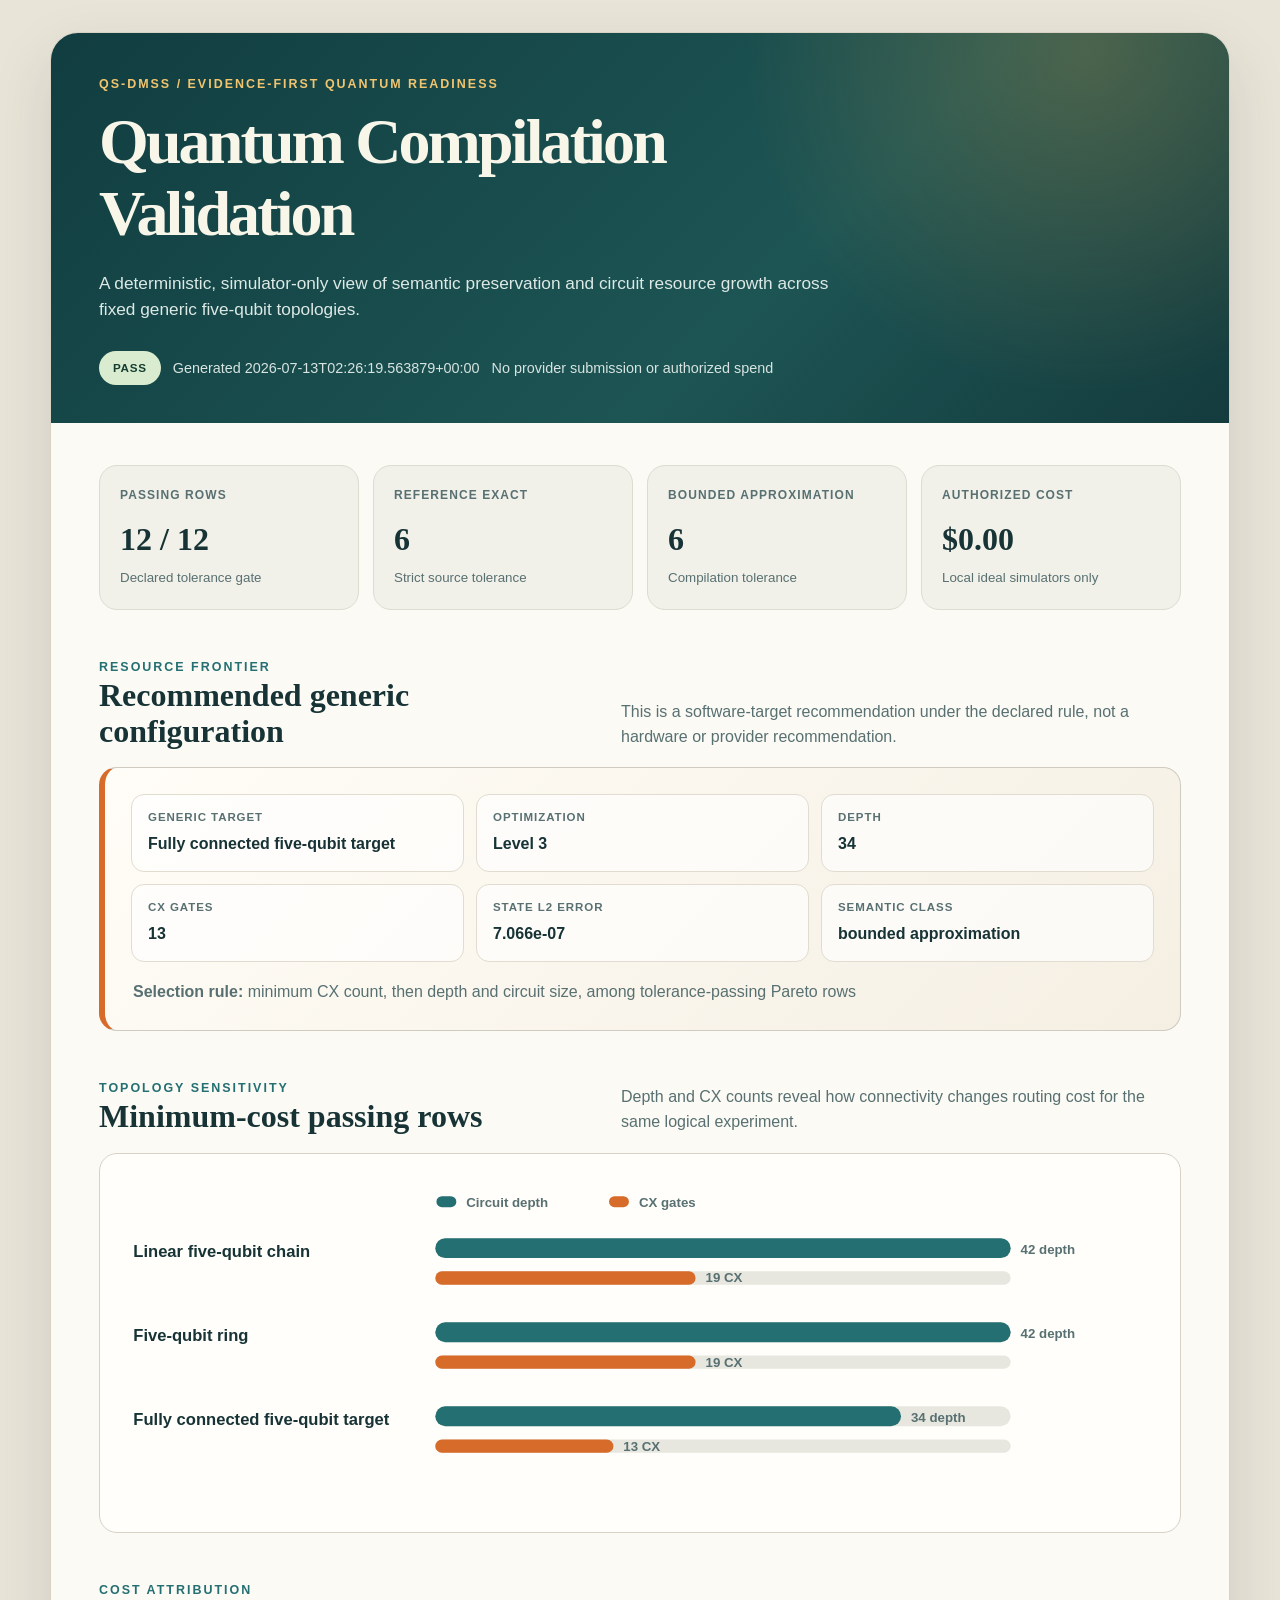
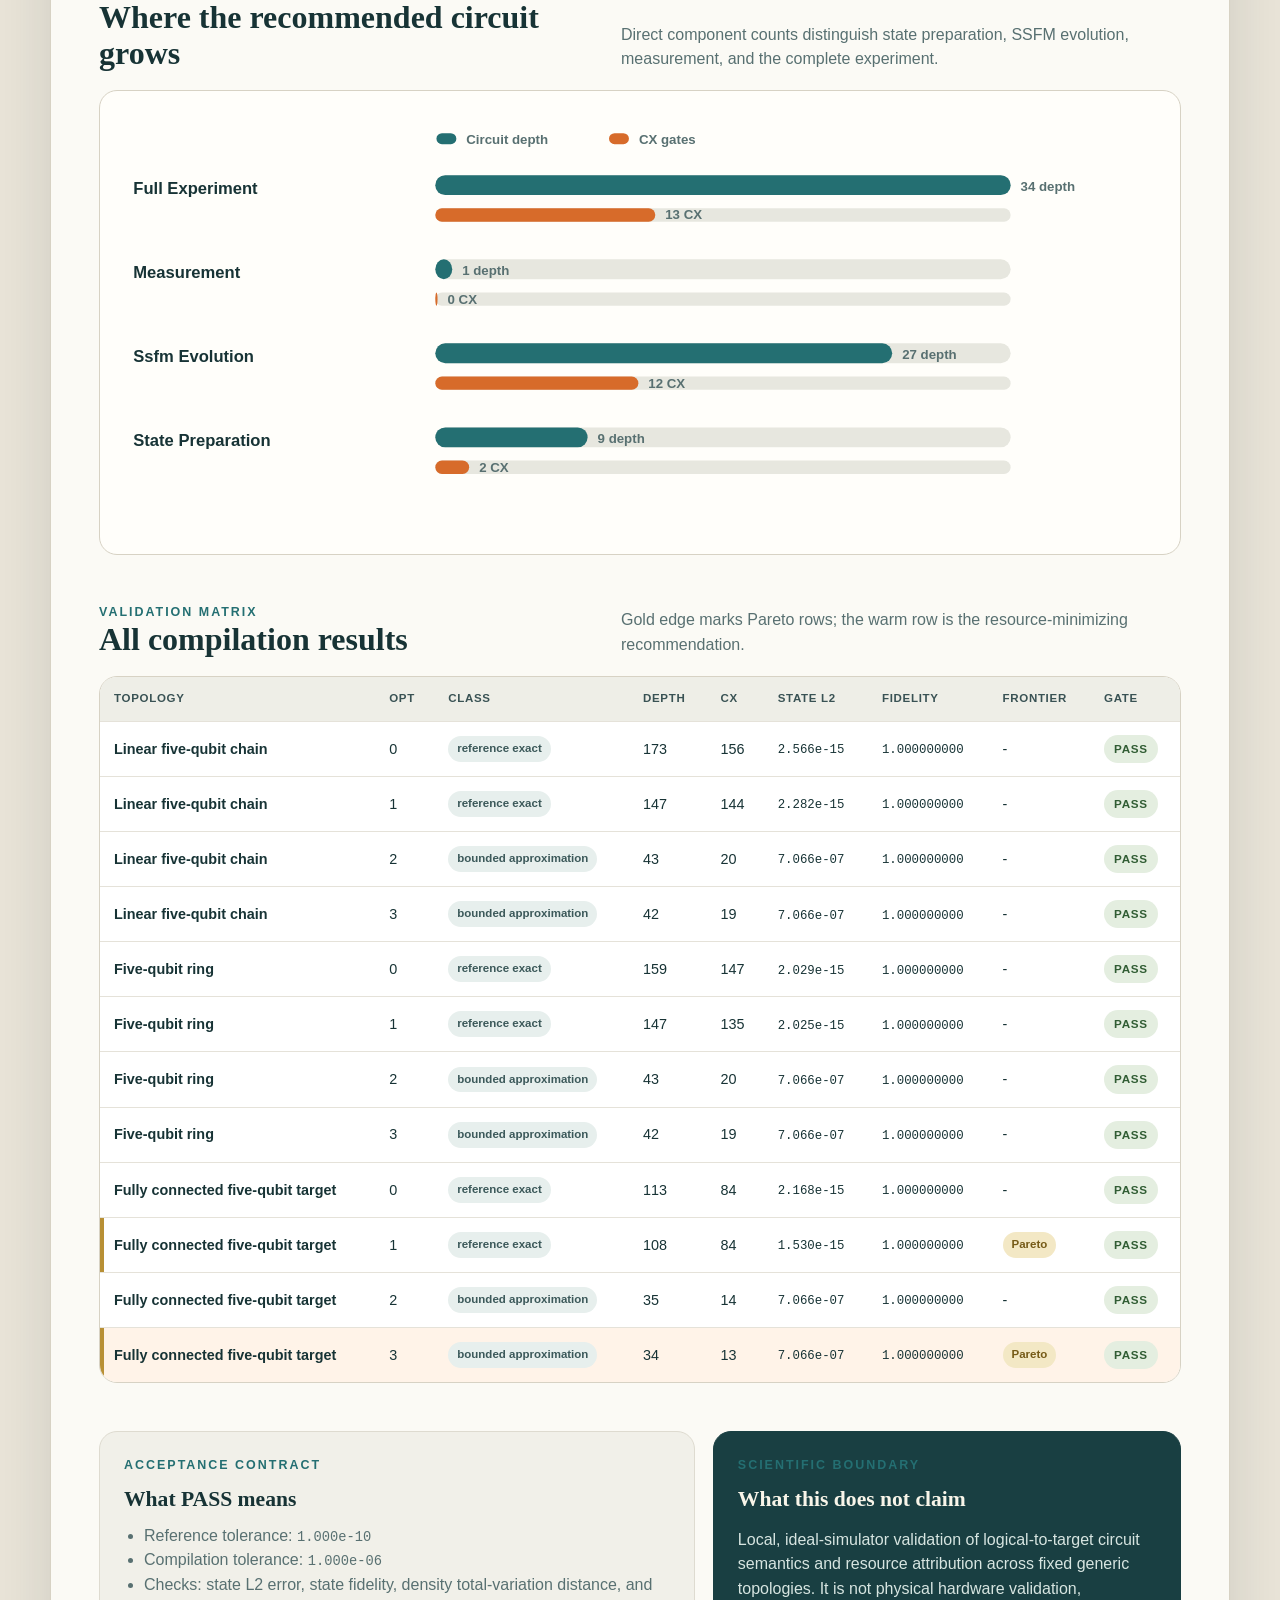
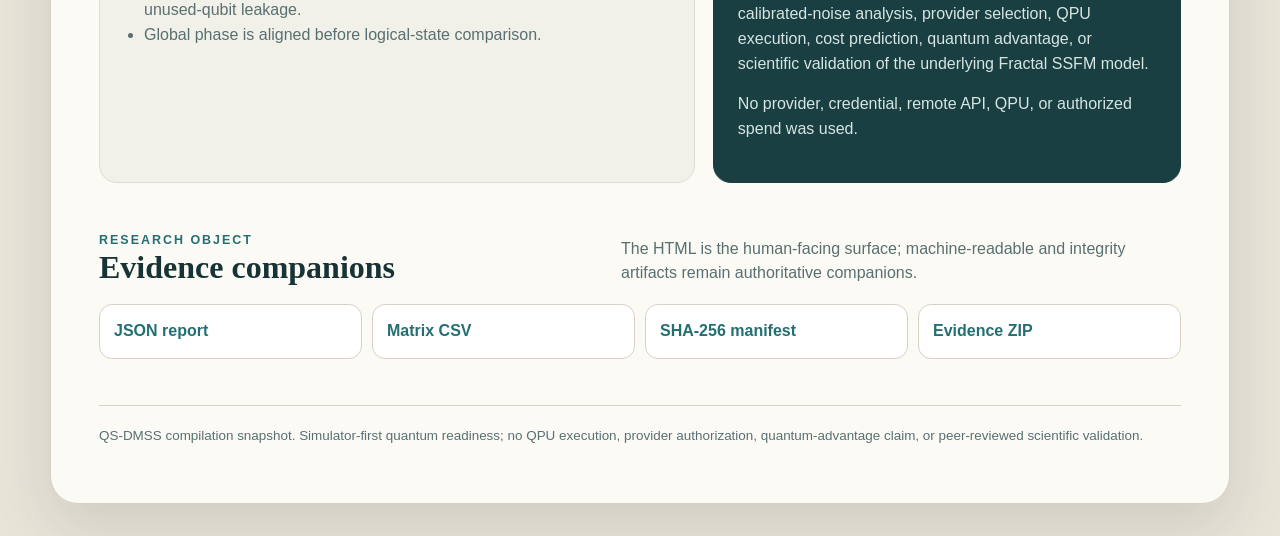
<file: src/qs_dmss/assets/quantum/compilation-showcase/quantum-compilation-validation.html>
<!doctype html>
<html lang="en">
<head>
  <meta charset="utf-8">
  <meta name="viewport" content="width=device-width, initial-scale=1">
  <meta name="description" content="QS-DMSS simulator-only quantum compilation validation and resource attribution report.">
  <title>QS-DMSS Quantum Compilation Validation</title>
  <style>
    :root { --ink:#173335; --muted:#587071; --paper:#fbfaf5; --canvas:#e9e4d8; --line:#d7d2c4; --teal:#246f72; --teal-soft:#dceceb; --orange:#d76b2a; --orange-soft:#fae7d8; --green:#3f7141; --green-soft:#e4eee0; --gold:#b89035; }
    * { box-sizing:border-box; }
    html { max-width:100%; overflow-x:hidden; background:var(--canvas); color:var(--ink); font-family:Aptos, "Segoe UI", sans-serif; line-height:1.55; }
    body { max-width:100%; margin:0; overflow-x:hidden; }
    a { color:var(--teal); text-underline-offset:3px; }
    :focus-visible { outline:3px solid var(--orange); outline-offset:3px; }
    .page { width:min(1180px, calc(100% - 32px)); margin:32px auto; background:var(--paper); border:1px solid var(--line); border-radius:28px; box-shadow:0 24px 60px rgba(31,48,45,.13); overflow:hidden; }
    .masthead { padding:42px 48px 38px; color:#f8f5e9; background:radial-gradient(circle at 88% 5%, rgba(216,154,62,.25), transparent 31%), linear-gradient(135deg,#113d40,#1d5554 62%,#143b3d); }
    .eyebrow { margin:0 0 12px; color:#f1c56f; font-size:.78rem; font-weight:800; letter-spacing:.16em; text-transform:uppercase; }
    h1,h2,h3 { font-family:Georgia, "Times New Roman", serif; line-height:1.12; }
    h1 { max-width:820px; margin:0; overflow-wrap:anywhere; font-size:clamp(2.35rem,5vw,4.7rem); letter-spacing:-.045em; }
    .lede { max-width:770px; margin:20px 0 0; color:#dce9e5; font-size:1.08rem; }
    .mast-meta { display:flex; flex-wrap:wrap; gap:12px; align-items:center; margin-top:28px; }
    .status-chip,.pareto-chip,.class-chip { display:inline-flex; align-items:center; border-radius:999px; font-weight:800; white-space:nowrap; }
    .status-chip { padding:5px 10px; font-size:.73rem; letter-spacing:.06em; }
    .status-chip.pass { color:#315d34; background:var(--green-soft); }
    .status-chip.review { color:#88441d; background:var(--orange-soft); }
    .masthead .status-chip { padding:8px 14px; color:#153d32; background:#d9eccf; }
    .meta-item { min-width:0; overflow-wrap:anywhere; color:#d7e4e1; font-size:.9rem; }
    .content { padding:42px 48px 56px; }
    .content .eyebrow { color:var(--teal); }
    .metric-grid { display:grid; grid-template-columns:repeat(4,minmax(0,1fr)); gap:14px; margin-bottom:42px; }
    .metric { min-height:126px; padding:20px; background:#f1f0e9; border:1px solid #dedbd0; border-radius:18px; }
    .metric span { display:block; color:var(--muted); font-size:.75rem; font-weight:800; letter-spacing:.09em; text-transform:uppercase; }
    .metric strong { display:block; margin-top:10px; font-family:Georgia,serif; font-size:2rem; }
    .metric small { color:var(--muted); }
    section { margin-top:48px; }
    .section-head { display:flex; justify-content:space-between; gap:24px; align-items:end; margin-bottom:18px; }
    .section-head h2 { margin:0; font-size:2rem; }
    .section-head p { max-width:560px; margin:0; color:var(--muted); }
    .recommendation { padding:26px; border:1px solid #cfcbc0; border-left:6px solid var(--orange); border-radius:18px; background:linear-gradient(135deg,#fffdf7,#f5efe3); }
    .recommendation-grid { display:grid; grid-template-columns:repeat(3,minmax(0,1fr)); gap:12px; }
    .recommendation-grid div { padding:14px 16px; background:rgba(255,255,255,.66); border:1px solid #e1dccf; border-radius:13px; }
    .recommendation-grid span { display:block; color:var(--muted); font-size:.72rem; font-weight:800; letter-spacing:.08em; text-transform:uppercase; }
    .recommendation-grid strong { display:block; margin-top:5px; }
    .selection-rule { margin:18px 2px 0; color:var(--muted); }
    .chart-card { min-width:0; max-width:100%; padding:20px; overflow:hidden; border:1px solid var(--line); border-radius:18px; background:#fffefa; }
    .resource-chart { display:block; width:100%; min-width:680px; height:auto; }
    .bar-track { fill:#e7e7df; } .bar-depth { fill:var(--teal); } .bar-cx { fill:var(--orange); }
    .chart-label { fill:var(--ink); font-size:15px; font-weight:700; } .chart-value { fill:var(--muted); font-size:12px; font-weight:700; }
    .chart-key text { fill:var(--muted); font-size:12px; font-weight:700; }
    .table-scroll { min-width:0; max-width:100%; overflow:auto; border:1px solid var(--line); border-radius:18px; background:white; }
    table { width:100%; min-width:980px; border-collapse:collapse; font-size:.9rem; }
    th,td { padding:13px 14px; border-bottom:1px solid #e5e2d9; text-align:left; vertical-align:middle; }
    th { position:sticky; top:0; z-index:1; color:#395254; background:#eeeee7; font-size:.72rem; letter-spacing:.06em; text-transform:uppercase; }
    tr:last-child td { border-bottom:0; } tr.recommended-row { background:#fff3e8; } tr.pareto-row td:first-child { box-shadow:inset 4px 0 0 var(--gold); }
    code { font-family:"Cascadia Mono",Consolas,monospace; font-size:.86em; }
    .class-chip { padding:4px 9px; color:#3c595a; background:#e7efed; font-size:.72rem; font-weight:700; }
    .pareto-chip { padding:4px 9px; color:#755a17; background:#f3e8c5; font-size:.72rem; }
    .two-column { display:grid; grid-template-columns:1.12fr .88fr; gap:18px; }
    .note { padding:24px; border-radius:18px; background:#f1f0e9; border:1px solid #dedbd0; }
    .note h3 { margin:0 0 12px; font-size:1.35rem; } .note p,.note li { color:var(--muted); } .note ul { margin:10px 0 0; padding-left:20px; }
    .boundary { background:#193f42; color:#f8f5e9; border-color:#193f42; } .boundary p { color:#d7e5e1; }
    .artifact-links { display:grid; grid-template-columns:repeat(4,minmax(0,1fr)); gap:10px; }
    .artifact-links a { display:block; padding:14px; border:1px solid var(--line); border-radius:13px; background:white; font-weight:750; text-decoration:none; }
    footer { margin-top:46px; padding-top:20px; border-top:1px solid var(--line); color:var(--muted); font-size:.84rem; }
    @media (max-width:850px) { .page { width:100%; max-width:100%; margin:0; border:0; border-radius:0; } .masthead,.content,section { min-width:0; max-width:100%; } .masthead,.content { padding:32px 22px; } .metric-grid { grid-template-columns:repeat(2,minmax(0,1fr)); } .recommendation-grid,.two-column,.artifact-links { grid-template-columns:1fr; } .section-head { display:block; } .section-head p { margin-top:8px; } .chart-card { overflow:auto; } }
    @media (max-width:560px) { .metric-grid { grid-template-columns:1fr; } .mast-meta { align-items:flex-start; flex-direction:column; } .recommendation { padding:20px 14px; } h1 { font-size:2.35rem; } }
    @media print { html { background:white; } .page { width:100%; margin:0; border:0; box-shadow:none; } .masthead { background:#173f42 !important; print-color-adjust:exact; } .content { padding:28px 0; } .table-scroll,.chart-card { overflow:visible; } table { min-width:0; font-size:8pt; } th,td { padding:6px; } .artifact-links { display:none; } section { break-inside:avoid; } }
  </style>
</head>
<body>
  <main class="page">
    <header class="masthead">
      <p class="eyebrow">QS-DMSS / Evidence-first quantum readiness</p>
      <h1>Quantum Compilation Validation</h1>
      <p class="lede">A deterministic, simulator-only view of semantic preservation and circuit resource growth across fixed generic five-qubit topologies.</p>
      <div class="mast-meta"><span class="status-chip pass">PASS</span><span class="meta-item">Generated 2026-07-13T02:26:19.563879+00:00</span><span class="meta-item">No provider submission or authorized spend</span></div>
    </header>
    <div class="content">
      <div class="metric-grid" aria-label="Validation summary">
        <article class="metric"><span>Passing rows</span><strong>12 / 12</strong><small>Declared tolerance gate</small></article>
        <article class="metric"><span>Reference exact</span><strong>6</strong><small>Strict source tolerance</small></article>
        <article class="metric"><span>Bounded approximation</span><strong>6</strong><small>Compilation tolerance</small></article>
        <article class="metric"><span>Authorized cost</span><strong>$0.00</strong><small>Local ideal simulators only</small></article>
      </div>

      <section aria-labelledby="recommendation-heading">
        <div class="section-head"><div><p class="eyebrow">Resource frontier</p><h2 id="recommendation-heading">Recommended generic configuration</h2></div><p>This is a software-target recommendation under the declared rule, not a hardware or provider recommendation.</p></div>
        <div class="recommendation">
        <div class="recommendation-grid">
          <div><span>Generic target</span><strong>Fully connected five-qubit target</strong></div>
          <div><span>Optimization</span><strong>Level 3</strong></div>
          <div><span>Depth</span><strong>34</strong></div>
          <div><span>CX gates</span><strong>13</strong></div>
          <div><span>State L2 error</span><strong>7.066e-07</strong></div>
          <div><span>Semantic class</span><strong>bounded approximation</strong></div>
        </div>
        <p class="selection-rule"><strong>Selection rule:</strong> minimum CX count, then depth and circuit size, among tolerance-passing Pareto rows</p>
        </div>
      </section>

      <section aria-labelledby="topology-heading">
        <div class="section-head"><div><p class="eyebrow">Topology sensitivity</p><h2 id="topology-heading">Minimum-cost passing rows</h2></div><p>Depth and CX counts reveal how connectivity changes routing cost for the same logical experiment.</p></div>
        <div class="chart-card">
      <svg class="resource-chart" viewBox="0 0 940 306" role="img" aria-labelledby="chart-title-minimum-cost-passing-resource-counts-by-generic-topology chart-desc-minimum-cost-passing-resource-counts-by-generic-topology">
        <title id="chart-title-minimum-cost-passing-resource-counts-by-generic-topology">Minimum-cost passing resource counts by generic topology</title>
        <desc id="chart-desc-minimum-cost-passing-resource-counts-by-generic-topology">Horizontal bars compare circuit depth and CX gate count for the lowest-CX passing row in each topology.</desc>
        <g class="chart-key" transform="translate(286 20)">
          <rect class="bar-depth" width="18" height="10" rx="5" /><text x="27" y="10">Circuit depth</text>
          <rect class="bar-cx" x="156" width="18" height="10" rx="5" /><text x="183" y="10">CX gates</text>
        </g>

            <g>
              <text class="chart-label" x="12" y="75">Linear five-qubit chain</text>
              <rect class="bar-track" x="285" y="58" width="520" height="18" rx="9" />
              <rect class="bar-depth" x="285" y="58" width="520.00" height="18" rx="9" />
              <text class="chart-value" x="814.00" y="72">42 depth</text>
              <rect class="bar-track" x="285" y="88" width="520" height="12" rx="6" />
              <rect class="bar-cx" x="285" y="88" width="235.24" height="12" rx="6" />
              <text class="chart-value" x="529.24" y="98">19 CX</text>
            </g>

            <g>
              <text class="chart-label" x="12" y="151">Five-qubit ring</text>
              <rect class="bar-track" x="285" y="134" width="520" height="18" rx="9" />
              <rect class="bar-depth" x="285" y="134" width="520.00" height="18" rx="9" />
              <text class="chart-value" x="814.00" y="148">42 depth</text>
              <rect class="bar-track" x="285" y="164" width="520" height="12" rx="6" />
              <rect class="bar-cx" x="285" y="164" width="235.24" height="12" rx="6" />
              <text class="chart-value" x="529.24" y="174">19 CX</text>
            </g>

            <g>
              <text class="chart-label" x="12" y="227">Fully connected five-qubit target</text>
              <rect class="bar-track" x="285" y="210" width="520" height="18" rx="9" />
              <rect class="bar-depth" x="285" y="210" width="420.95" height="18" rx="9" />
              <text class="chart-value" x="714.95" y="224">34 depth</text>
              <rect class="bar-track" x="285" y="240" width="520" height="12" rx="6" />
              <rect class="bar-cx" x="285" y="240" width="160.95" height="12" rx="6" />
              <text class="chart-value" x="454.95" y="250">13 CX</text>
            </g>

      </svg>
    </div>
      </section>

      <section aria-labelledby="attribution-heading">
        <div class="section-head"><div><p class="eyebrow">Cost attribution</p><h2 id="attribution-heading">Where the recommended circuit grows</h2></div><p>Direct component counts distinguish state preparation, SSFM evolution, measurement, and the complete experiment.</p></div>
        <div class="chart-card">
      <svg class="resource-chart" viewBox="0 0 940 382" role="img" aria-labelledby="chart-title-recommended-configuration-resource-attribution chart-desc-recommended-configuration-resource-attribution">
        <title id="chart-title-recommended-configuration-resource-attribution">Recommended configuration resource attribution</title>
        <desc id="chart-desc-recommended-configuration-resource-attribution">Horizontal bars compare circuit depth and CX gates by experiment component.</desc>
        <g class="chart-key" transform="translate(286 20)">
          <rect class="bar-depth" width="18" height="10" rx="5" /><text x="27" y="10">Circuit depth</text>
          <rect class="bar-cx" x="156" width="18" height="10" rx="5" /><text x="183" y="10">CX gates</text>
        </g>

            <g>
              <text class="chart-label" x="12" y="75">Full Experiment</text>
              <rect class="bar-track" x="285" y="58" width="520" height="18" rx="9" />
              <rect class="bar-depth" x="285" y="58" width="520.00" height="18" rx="9" />
              <text class="chart-value" x="814.00" y="72">34 depth</text>
              <rect class="bar-track" x="285" y="88" width="520" height="12" rx="6" />
              <rect class="bar-cx" x="285" y="88" width="198.82" height="12" rx="6" />
              <text class="chart-value" x="492.82" y="98">13 CX</text>
            </g>

            <g>
              <text class="chart-label" x="12" y="151">Measurement</text>
              <rect class="bar-track" x="285" y="134" width="520" height="18" rx="9" />
              <rect class="bar-depth" x="285" y="134" width="15.29" height="18" rx="9" />
              <text class="chart-value" x="309.29" y="148">1 depth</text>
              <rect class="bar-track" x="285" y="164" width="520" height="12" rx="6" />
              <rect class="bar-cx" x="285" y="164" width="2.00" height="12" rx="6" />
              <text class="chart-value" x="296.00" y="174">0 CX</text>
            </g>

            <g>
              <text class="chart-label" x="12" y="227">Ssfm Evolution</text>
              <rect class="bar-track" x="285" y="210" width="520" height="18" rx="9" />
              <rect class="bar-depth" x="285" y="210" width="412.94" height="18" rx="9" />
              <text class="chart-value" x="706.94" y="224">27 depth</text>
              <rect class="bar-track" x="285" y="240" width="520" height="12" rx="6" />
              <rect class="bar-cx" x="285" y="240" width="183.53" height="12" rx="6" />
              <text class="chart-value" x="477.53" y="250">12 CX</text>
            </g>

            <g>
              <text class="chart-label" x="12" y="303">State Preparation</text>
              <rect class="bar-track" x="285" y="286" width="520" height="18" rx="9" />
              <rect class="bar-depth" x="285" y="286" width="137.65" height="18" rx="9" />
              <text class="chart-value" x="431.65" y="300">9 depth</text>
              <rect class="bar-track" x="285" y="316" width="520" height="12" rx="6" />
              <rect class="bar-cx" x="285" y="316" width="30.59" height="12" rx="6" />
              <text class="chart-value" x="324.59" y="326">2 CX</text>
            </g>

      </svg>
    </div>
      </section>

      <section aria-labelledby="matrix-heading">
        <div class="section-head"><div><p class="eyebrow">Validation matrix</p><h2 id="matrix-heading">All compilation results</h2></div><p>Gold edge marks Pareto rows; the warm row is the resource-minimizing recommendation.</p></div>
        <div class="table-scroll" tabindex="0" role="region" aria-label="Scrollable quantum compilation validation matrix">
          <table><thead><tr><th>Topology</th><th>Opt</th><th>Class</th><th>Depth</th><th>CX</th><th>State L2</th><th>Fidelity</th><th>Frontier</th><th>Gate</th></tr></thead><tbody>
            <tr>
              <td><strong>Linear five-qubit chain</strong></td>
              <td>0</td>
              <td><span class="class-chip">reference exact</span></td>
              <td>173</td>
              <td>156</td>
              <td><code>2.566e-15</code></td>
              <td><code>1.000000000</code></td>
              <td>-</td>
              <td><span class="status-chip pass">PASS</span></td>
            </tr>

            <tr>
              <td><strong>Linear five-qubit chain</strong></td>
              <td>1</td>
              <td><span class="class-chip">reference exact</span></td>
              <td>147</td>
              <td>144</td>
              <td><code>2.282e-15</code></td>
              <td><code>1.000000000</code></td>
              <td>-</td>
              <td><span class="status-chip pass">PASS</span></td>
            </tr>

            <tr>
              <td><strong>Linear five-qubit chain</strong></td>
              <td>2</td>
              <td><span class="class-chip">bounded approximation</span></td>
              <td>43</td>
              <td>20</td>
              <td><code>7.066e-07</code></td>
              <td><code>1.000000000</code></td>
              <td>-</td>
              <td><span class="status-chip pass">PASS</span></td>
            </tr>

            <tr>
              <td><strong>Linear five-qubit chain</strong></td>
              <td>3</td>
              <td><span class="class-chip">bounded approximation</span></td>
              <td>42</td>
              <td>19</td>
              <td><code>7.066e-07</code></td>
              <td><code>1.000000000</code></td>
              <td>-</td>
              <td><span class="status-chip pass">PASS</span></td>
            </tr>

            <tr>
              <td><strong>Five-qubit ring</strong></td>
              <td>0</td>
              <td><span class="class-chip">reference exact</span></td>
              <td>159</td>
              <td>147</td>
              <td><code>2.029e-15</code></td>
              <td><code>1.000000000</code></td>
              <td>-</td>
              <td><span class="status-chip pass">PASS</span></td>
            </tr>

            <tr>
              <td><strong>Five-qubit ring</strong></td>
              <td>1</td>
              <td><span class="class-chip">reference exact</span></td>
              <td>147</td>
              <td>135</td>
              <td><code>2.025e-15</code></td>
              <td><code>1.000000000</code></td>
              <td>-</td>
              <td><span class="status-chip pass">PASS</span></td>
            </tr>

            <tr>
              <td><strong>Five-qubit ring</strong></td>
              <td>2</td>
              <td><span class="class-chip">bounded approximation</span></td>
              <td>43</td>
              <td>20</td>
              <td><code>7.066e-07</code></td>
              <td><code>1.000000000</code></td>
              <td>-</td>
              <td><span class="status-chip pass">PASS</span></td>
            </tr>

            <tr>
              <td><strong>Five-qubit ring</strong></td>
              <td>3</td>
              <td><span class="class-chip">bounded approximation</span></td>
              <td>42</td>
              <td>19</td>
              <td><code>7.066e-07</code></td>
              <td><code>1.000000000</code></td>
              <td>-</td>
              <td><span class="status-chip pass">PASS</span></td>
            </tr>

            <tr>
              <td><strong>Fully connected five-qubit target</strong></td>
              <td>0</td>
              <td><span class="class-chip">reference exact</span></td>
              <td>113</td>
              <td>84</td>
              <td><code>2.168e-15</code></td>
              <td><code>1.000000000</code></td>
              <td>-</td>
              <td><span class="status-chip pass">PASS</span></td>
            </tr>

            <tr class="pareto-row">
              <td><strong>Fully connected five-qubit target</strong></td>
              <td>1</td>
              <td><span class="class-chip">reference exact</span></td>
              <td>108</td>
              <td>84</td>
              <td><code>1.530e-15</code></td>
              <td><code>1.000000000</code></td>
              <td><span class="pareto-chip">Pareto</span></td>
              <td><span class="status-chip pass">PASS</span></td>
            </tr>

            <tr>
              <td><strong>Fully connected five-qubit target</strong></td>
              <td>2</td>
              <td><span class="class-chip">bounded approximation</span></td>
              <td>35</td>
              <td>14</td>
              <td><code>7.066e-07</code></td>
              <td><code>1.000000000</code></td>
              <td>-</td>
              <td><span class="status-chip pass">PASS</span></td>
            </tr>

            <tr class="pareto-row recommended-row">
              <td><strong>Fully connected five-qubit target</strong></td>
              <td>3</td>
              <td><span class="class-chip">bounded approximation</span></td>
              <td>34</td>
              <td>13</td>
              <td><code>7.066e-07</code></td>
              <td><code>1.000000000</code></td>
              <td><span class="pareto-chip">Pareto</span></td>
              <td><span class="status-chip pass">PASS</span></td>
            </tr>
            </tbody></table>
        </div>
      </section>

      <section class="two-column" aria-label="Method and scientific boundary">
        <article class="note"><p class="eyebrow">Acceptance contract</p><h3>What PASS means</h3><ul><li>Reference tolerance: <code>1.000e-10</code></li><li>Compilation tolerance: <code>1.000e-06</code></li><li>Checks: state L2 error, state fidelity, density total-variation distance, and unused-qubit leakage.</li><li>Global phase is aligned before logical-state comparison.</li></ul></article>
        <article class="note boundary"><p class="eyebrow">Scientific boundary</p><h3>What this does not claim</h3><p>Local, ideal-simulator validation of logical-to-target circuit semantics and resource attribution across fixed generic topologies. It is not physical hardware validation, calibrated-noise analysis, provider selection, QPU execution, cost prediction, quantum advantage, or scientific validation of the underlying Fractal SSFM model.</p><p>No provider, credential, remote API, QPU, or authorized spend was used.</p></article>
      </section>

      <section aria-labelledby="artifacts-heading">
        <div class="section-head"><div><p class="eyebrow">Research object</p><h2 id="artifacts-heading">Evidence companions</h2></div><p>The HTML is the human-facing surface; machine-readable and integrity artifacts remain authoritative companions.</p></div>
        <nav class="artifact-links" aria-label="Validation evidence files"><a href="quantum-compilation-validation.json" download>JSON report</a><a href="quantum-compilation-matrix.csv" download>Matrix CSV</a><a href="manifest.sha256.json" download>SHA-256 manifest</a><a href="quantum-compilation-evidence.zip" download>Evidence ZIP</a></nav>
      </section>
      <footer>QS-DMSS compilation snapshot. Simulator-first quantum readiness; no QPU execution, provider authorization, quantum-advantage claim, or peer-reviewed scientific validation.</footer>
    </div>
  </main>
</body>
</html>
</file>
<file: site/styles.css>
:root {
  --ink: #f6f1df;
  --muted: #b8c4b5;
  --dim: #83938b;
  --field: #101a18;
  --field-2: #172622;
  --panel: rgba(246, 241, 223, 0.08);
  --panel-strong: rgba(246, 241, 223, 0.14);
  --line: rgba(246, 241, 223, 0.18);
  --gold: #e0b85d;
  --mint: #8de0c4;
  --coral: #ef8f6f;
  --shadow: 0 24px 80px rgba(0, 0, 0, 0.38);
  --radius: 28px;
}

* {
  box-sizing: border-box;
}

html {
  scroll-behavior: smooth;
}

body {
  margin: 0;
  color: var(--ink);
  background:
    radial-gradient(circle at 15% 12%, rgba(141, 224, 196, 0.2), transparent 30rem),
    radial-gradient(circle at 80% 18%, rgba(224, 184, 93, 0.2), transparent 28rem),
    linear-gradient(135deg, #0b1110 0%, var(--field) 44%, #13211e 100%);
  font-family: Avenir Next, "Segoe UI", sans-serif;
  line-height: 1.6;
}

body::before {
  position: fixed;
  inset: 0;
  z-index: -1;
  content: "";
  background-image:
    linear-gradient(rgba(246, 241, 223, 0.035) 1px, transparent 1px),
    linear-gradient(90deg, rgba(246, 241, 223, 0.03) 1px, transparent 1px);
  background-size: 56px 56px;
  mask-image: linear-gradient(to bottom, rgba(0, 0, 0, 0.72), transparent 88%);
}

a {
  color: inherit;
}

a:focus-visible,
button:focus-visible {
  outline: 3px solid var(--mint);
  outline-offset: 4px;
}

.skip-link {
  position: absolute;
  left: 1rem;
  top: 1rem;
  z-index: 10;
  transform: translateY(-180%);
  border-radius: 999px;
  padding: 0.75rem 1rem;
  background: var(--ink);
  color: var(--field);
  font-weight: 800;
}

.skip-link:focus {
  transform: translateY(0);
}

.site-header {
  position: sticky;
  top: 0;
  z-index: 5;
  display: flex;
  align-items: center;
  justify-content: space-between;
  gap: 1rem;
  padding: 1rem clamp(1rem, 4vw, 4rem);
  border-bottom: 1px solid var(--line);
  background: rgba(11, 17, 16, 0.82);
  backdrop-filter: blur(18px);
}

.brand {
  display: inline-flex;
  align-items: center;
  gap: 0.8rem;
  color: var(--ink);
  text-decoration: none;
}

.brand-mark {
  display: grid;
  width: 3rem;
  height: 3rem;
  place-items: center;
  border: 1px solid rgba(224, 184, 93, 0.62);
  border-radius: 1rem;
  background: linear-gradient(135deg, rgba(224, 184, 93, 0.24), rgba(141, 224, 196, 0.12));
  color: var(--gold);
  font-family: Georgia, serif;
  font-size: 1.05rem;
  font-weight: 800;
  letter-spacing: 0.04em;
}

.brand strong,
.brand small {
  display: block;
}

.brand small {
  color: var(--muted);
  font-size: 0.78rem;
}

.nav-links {
  display: flex;
  flex-wrap: wrap;
  gap: 0.45rem;
  justify-content: flex-end;
}

.nav-links a {
  border: 1px solid transparent;
  border-radius: 999px;
  padding: 0.55rem 0.8rem;
  color: var(--muted);
  font-size: 0.92rem;
  text-decoration: none;
}

.nav-links a:hover {
  border-color: var(--line);
  color: var(--ink);
  background: rgba(246, 241, 223, 0.06);
}

.nav-toggle {
  display: none;
}

.nav-toggle-icon {
  display: grid;
  gap: 3px;
  width: 15px;
}

.nav-toggle-icon > span {
  width: 100%;
  height: 2px;
  border-radius: 999px;
  background: currentColor;
}

main {
  overflow: hidden;
}

.hero {
  display: grid;
  grid-template-columns: minmax(0, 1.15fr) minmax(20rem, 0.85fr);
  gap: clamp(2rem, 5vw, 5rem);
  align-items: center;
  min-height: 78vh;
  padding: clamp(4rem, 8vw, 8rem) clamp(1rem, 4vw, 4rem);
}

.hero h1,
.flow-section h2,
.section-heading h2,
.cockpit-strip h2,
.live-demo h2 {
  margin: 0;
  max-width: 13ch;
  font-family: Georgia, "Times New Roman", serif;
  font-size: clamp(3rem, 8vw, 6.8rem);
  line-height: 0.94;
  letter-spacing: -0.06em;
}

.hero-lede {
  max-width: 48rem;
  margin: 1.5rem 0 0;
  color: var(--muted);
  font-size: clamp(1.08rem, 2vw, 1.35rem);
}

.eyebrow,
.panel-kicker {
  margin: 0 0 0.85rem;
  color: var(--gold);
  font-size: 0.78rem;
  font-weight: 800;
  letter-spacing: 0.16em;
  text-transform: uppercase;
}

.hero-actions {
  display: flex;
  flex-wrap: wrap;
  gap: 0.75rem;
  margin-top: 2rem;
}

.button {
  display: inline-flex;
  align-items: center;
  justify-content: center;
  min-height: 2.85rem;
  border: 1px solid var(--line);
  border-radius: 999px;
  padding: 0.75rem 1rem;
  background: rgba(246, 241, 223, 0.06);
  color: var(--ink);
  font-weight: 800;
  text-decoration: none;
  transition: transform 180ms ease, border-color 180ms ease, background 180ms ease;
}

.button:hover {
  transform: translateY(-2px);
  border-color: rgba(141, 224, 196, 0.56);
  background: rgba(141, 224, 196, 0.11);
}

.button.primary {
  border-color: transparent;
  background: var(--gold);
  color: #1a1305;
}

.button.support {
  border-color: rgba(239, 143, 111, 0.5);
  color: #ffd1c2;
}

.sc-featured-explorer {
  display: grid;
  grid-template-columns: minmax(0, 1fr) auto;
  align-items: center;
  gap: 0.8rem 1.4rem;
  margin-block: 1.25rem;
  padding: clamp(0.85rem, 2.5vw, 1.35rem);
  border: 1px solid var(--sc-line);
  border-radius: 12px;
  background: var(--sc-tint);
}

.scientific-challenges .sc-featured-explorer :is(h3, p) {
  margin: 0;
}

.sc-featured-explorer > div {
  display: grid;
  gap: 0.25rem;
}

.scientific-challenges .sc-explorer-link {
  color: #1a1305;
  text-decoration: none;
  text-align: center;
}

@media (max-width: 760px) {
  .sc-featured-explorer {
    grid-template-columns: minmax(0, 1fr);
  }

  .sc-explorer-link {
    justify-self: start;
  }
}

.hero-panel,
.cockpit-strip,
.live-demo,
.seo-summary,
.link-panel {
  border: 1px solid var(--line);
  border-radius: var(--radius);
  background: linear-gradient(145deg, rgba(246, 241, 223, 0.12), rgba(246, 241, 223, 0.05));
  box-shadow: var(--shadow);
}

.hero-panel {
  position: relative;
  padding: clamp(1.4rem, 3vw, 2.2rem);
}

.hero-panel::before {
  position: absolute;
  inset: -1px;
  z-index: -1;
  content: "";
  border-radius: var(--radius);
  background: linear-gradient(160deg, rgba(224, 184, 93, 0.45), rgba(141, 224, 196, 0.2), transparent 58%);
}

.hero-panel h2 {
  margin: 0 0 1.4rem;
  font-family: Georgia, "Times New Roman", serif;
  font-size: clamp(2.1rem, 5vw, 4.6rem);
  line-height: 1;
  letter-spacing: -0.045em;
}

.hero-panel dl {
  display: grid;
  gap: 1rem;
  margin: 0;
}

.hero-panel dl > div {
  border-top: 1px solid var(--line);
  padding-top: 1rem;
}

.hero-panel dt {
  color: var(--dim);
  font-size: 0.78rem;
  font-weight: 800;
  letter-spacing: 0.12em;
  text-transform: uppercase;
}

.hero-panel dd {
  margin: 0.25rem 0 0;
  color: var(--ink);
}

.hero-panel a {
  color: var(--mint);
}

.claim-note {
  margin: 1.4rem 0 0;
  border-left: 4px solid var(--coral);
  padding-left: 1rem;
  color: #ffd5c8;
}

.flow-section,
.capabilities,
.link-panel {
  padding: clamp(3.5rem, 7vw, 7rem) clamp(1rem, 4vw, 4rem);
}

.flow-section h2,
.section-heading h2,
.cockpit-strip h2,
.live-demo h2 {
  max-width: 16ch;
  font-size: clamp(2.4rem, 5vw, 4.7rem);
}

.flow-grid {
  display: grid;
  grid-template-columns: repeat(4, minmax(0, 1fr));
  gap: 1rem;
  margin-top: 2rem;
}

.flow-grid article,
.capability-card {
  border: 1px solid var(--line);
  border-radius: 24px;
  padding: 1.2rem;
  background: var(--panel);
}

.flow-grid span {
  display: inline-flex;
  margin-bottom: 1.5rem;
  color: var(--mint);
  font-family: Georgia, serif;
  font-size: 2.2rem;
  font-weight: 800;
}

.flow-grid h3,
.capability-card h3 {
  margin: 0 0 0.6rem;
  font-size: 1.25rem;
}

.flow-grid p,
.capability-card p,
.cockpit-strip p,
.live-demo p {
  margin: 0;
  color: var(--muted);
}

.section-heading {
  display: grid;
  grid-template-columns: minmax(0, 0.8fr) minmax(0, 1.2fr);
  gap: 1rem;
  align-items: end;
}

.card-grid {
  display: grid;
  grid-template-columns: repeat(3, minmax(0, 1fr));
  gap: 1rem;
  margin-top: 2rem;
}

.capability-card {
  min-height: 15rem;
  background:
    linear-gradient(160deg, rgba(246, 241, 223, 0.1), rgba(246, 241, 223, 0.04)),
    var(--panel);
}

.capability-card h3 {
  color: var(--ink);
  font-family: Georgia, "Times New Roman", serif;
  font-size: 1.75rem;
  letter-spacing: -0.035em;
}

.capability-card.caution {
  border-color: rgba(239, 143, 111, 0.38);
  background:
    linear-gradient(160deg, rgba(239, 143, 111, 0.14), rgba(246, 241, 223, 0.04)),
    var(--panel);
}

.cockpit-strip {
  display: grid;
  grid-template-columns: minmax(0, 0.95fr) minmax(20rem, 1.05fr);
  gap: 2rem;
  align-items: center;
  margin: clamp(1rem, 4vw, 4rem);
  padding: clamp(1.4rem, 4vw, 3rem);
}

pre {
  overflow: auto;
  margin: 0;
  border: 1px solid rgba(141, 224, 196, 0.22);
  border-radius: 20px;
  padding: 1rem;
  background: rgba(0, 0, 0, 0.34);
  color: #d8fff4;
  font: 0.95rem/1.55 Consolas, "Liberation Mono", monospace;
}

.live-demo {
  position: relative;
  display: grid;
  grid-template-columns: 12rem minmax(0, 1fr);
  gap: 2rem;
  align-items: center;
  margin: clamp(1rem, 4vw, 4rem);
  padding: clamp(1.4rem, 4vw, 3rem);
  overflow: hidden;
}

.orb {
  aspect-ratio: 1;
  border: 1px solid rgba(224, 184, 93, 0.38);
  border-radius: 50%;
  background:
    radial-gradient(circle at 50% 50%, rgba(224, 184, 93, 0.4), transparent 18%),
    repeating-radial-gradient(circle, rgba(141, 224, 196, 0.22) 0 2px, transparent 2px 14px);
  box-shadow: inset 0 0 40px rgba(141, 224, 196, 0.14), 0 0 70px rgba(224, 184, 93, 0.12);
}

.seo-summary,
.link-panel {
  margin: clamp(1rem, 4vw, 4rem);
  padding: clamp(1.4rem, 4vw, 3rem);
}

.seo-summary {
  display: grid;
  grid-template-columns: minmax(0, 0.8fr) minmax(0, 1.2fr);
  gap: 2rem;
  align-items: start;
}

.seo-summary h2 {
  margin: 0;
  max-width: 12ch;
  font-family: Georgia, "Times New Roman", serif;
  font-size: clamp(2.2rem, 5vw, 4.2rem);
  line-height: 1;
  letter-spacing: -0.045em;
}

.discovery-copy p {
  margin: 0;
  color: var(--muted);
  font-size: 1.08rem;
}

.keyword-list {
  display: grid;
  grid-template-columns: repeat(2, minmax(0, 1fr));
  gap: 0.65rem;
  margin: 1.25rem 0 0;
  padding: 0;
  list-style: none;
}

.keyword-list li {
  border: 1px solid rgba(141, 224, 196, 0.22);
  border-radius: 16px;
  padding: 0.75rem 0.85rem;
  background: rgba(141, 224, 196, 0.07);
  color: #d9fff4;
  font-weight: 750;
}

.link-panel h2 {
  margin: 0 0 1rem;
  font-family: Georgia, "Times New Roman", serif;
  font-size: clamp(2rem, 4vw, 3.5rem);
  letter-spacing: -0.04em;
}

.link-panel ul {
  display: grid;
  grid-template-columns: repeat(3, minmax(0, 1fr));
  gap: 0.7rem;
  margin: 0;
  padding: 0;
  list-style: none;
}

.link-panel a {
  display: block;
  border: 1px solid var(--line);
  border-radius: 16px;
  padding: 0.9rem 1rem;
  background: rgba(246, 241, 223, 0.05);
  color: var(--mint);
  font-weight: 800;
  text-decoration: none;
}

.link-panel a:hover {
  border-color: rgba(141, 224, 196, 0.5);
  background: rgba(141, 224, 196, 0.09);
}

.site-footer {
  display: flex;
  flex-wrap: wrap;
  justify-content: space-between;
  gap: 1rem;
  border-top: 1px solid var(--line);
  padding: 1.5rem clamp(1rem, 4vw, 4rem);
  color: var(--muted);
  font-size: 0.92rem;
}

.site-footer p {
  margin: 0;
}

@media (max-width: 980px) {
  .hero,
  .section-heading,
  .cockpit-strip,
  .seo-summary,
  .live-demo {
    grid-template-columns: 1fr;
  }

  .flow-grid,
  .card-grid,
  .link-panel ul {
    grid-template-columns: repeat(2, minmax(0, 1fr));
  }

  .live-demo {
    gap: 1rem;
  }

  .orb {
    width: 9rem;
  }
}

@media (max-width: 700px) {
  .site-header {
    position: static;
    display: grid;
    grid-template-columns: minmax(0, 1fr) auto;
    gap: 0.85rem;
    padding: 0.8rem 1rem;
  }

  .brand {
    min-width: 0;
  }

  .brand > span:last-child {
    min-width: 0;
  }

  .brand strong,
  .brand small {
    overflow: hidden;
    text-overflow: ellipsis;
    white-space: nowrap;
  }

  .nav-toggle:not([hidden]) {
    display: inline-flex;
    align-items: center;
    align-self: center;
    justify-content: center;
    gap: 0.55rem;
    min-height: 44px;
    padding: 0.6rem 0.75rem;
    border: 1px solid var(--line);
    border-radius: 999px;
    background: rgba(246, 241, 223, 0.06);
    color: var(--ink);
    cursor: pointer;
    font: inherit;
    font-size: 0.9rem;
    font-weight: 760;
  }

  .nav-links {
    grid-column: 1 / -1;
    grid-template-columns: repeat(2, minmax(0, 1fr));
    padding-top: 0.8rem;
    border-top: 1px solid var(--line);
  }

  [data-navigation-ready="true"] .nav-links {
    display: none;
  }

  [data-navigation-ready="true"][data-navigation-open="true"] .nav-links {
    display: grid;
  }

  .nav-links a {
    display: flex;
    align-items: center;
    justify-content: center;
    min-height: 44px;
    text-align: center;
  }

  .hero {
    padding-top: 3rem;
  }

  .hero-copy {
    min-width: 0;
  }

  .hero-actions,
  .button {
    width: 100%;
  }

  .flow-grid,
  .card-grid,
  .keyword-list,
  .link-panel ul {
    grid-template-columns: 1fr;
  }

  .hero h1 {
    font-size: clamp(2.7rem, 14vw, 4.2rem);
    overflow-wrap: anywhere;
  }

  .capability-card {
    min-height: auto;
  }
}

@media (prefers-reduced-motion: reduce) {
  *,
  *::before,
  *::after {
    scroll-behavior: auto !important;
    transition-duration: 0.01ms !important;
    animation-duration: 0.01ms !important;
    animation-iteration-count: 1 !important;
  }
}
</file>
<file: site/scientific-challenges.css>
/* Shared, scoped styles. Generated copies are checked in CI. */
.scientific-challenges {
  --sc-ink: #203335;
  --sc-muted: #536763;
  --sc-accent: #155b54;
  --sc-surface: #fffefa;
  --sc-tint: #eef4f1;
  --sc-line: #c7d3cd;
  color: var(--sc-ink);
  background: var(--sc-surface);
  border: 1px solid var(--sc-line);
  border-radius: 18px;
  padding: clamp(18px, 3vw, 36px);
  margin-block: 28px;
  scroll-margin-top: 110px;
  min-width: 0;
  line-height: 1.6;
}
.scientific-challenges[data-challenge-theme="dark"] {
  --sc-ink: #f6f1df;
  --sc-muted: #bdcec4;
  --sc-accent: #a1e4cc;
  --sc-surface: #14241f;
  --sc-tint: #213a31;
  --sc-line: #597466;
  margin-inline: clamp(16px, 4vw, 64px);
}
.scientific-challenges *, .challenge-assistant-context * { box-sizing: border-box; }
.scientific-challenges h2 { margin: 0 0 8px; font-size: clamp(26px, 3vw, 38px); line-height: 1.15; }
.scientific-challenges h3 { margin: 0 0 16px; font-size: 23px; line-height: 1.35; }
.scientific-challenges h4 { margin: 16px 0 8px; font-size: 16px; }
.scientific-challenges p { max-width: 90ch; margin: 10px 0; }
.scientific-challenges a, .challenge-assistant-context a { color: var(--sc-accent, #155b54); text-decoration: underline; text-underline-offset: 3px; }
.scientific-challenges a:hover { text-decoration-thickness: 2px; }
.scientific-challenges :is(a, button, summary):focus-visible {
  outline: 3px solid var(--sc-accent); outline-offset: 4px;
}
.sc-note, .scientific-challenges [data-challenge-status] { color: var(--sc-muted); font-size: 14px; }
.scientific-challenges [data-challenge-status] { min-height: 24px; }
.sc-choices { display: grid; grid-template-columns: repeat(3, minmax(0, 1fr)); gap: 12px; margin: 22px 0; }
.scientific-challenges .sc-choice {
  display: flex; flex-direction: column; align-items: flex-start; gap: 7px;
  padding: 16px; border: 1px solid var(--sc-line); border-radius: 10px;
  color: var(--sc-ink); background: var(--sc-surface); text-align: left;
  font: inherit; white-space: normal; min-height: 110px; cursor: pointer; box-shadow: none;
}
.scientific-challenges .sc-choice[aria-pressed="true"] { background: var(--sc-tint); border: 2px solid var(--sc-accent); padding: 15px; }
.sc-choice strong { font-size: 17px; line-height: 1.35; }
.sc-choice :is(small, span) { font-size: 13px; color: var(--sc-muted); }
.sc-states { display: grid; grid-template-columns: repeat(3, minmax(0, 1fr)); gap: 16px; border-block: 1px solid var(--sc-line); padding: 16px 0; }
.sc-states div { min-width: 0; }
.sc-states dt { color: var(--sc-muted); font-size: 13px; }
.sc-states dd { margin: 5px 0 0; font-size: 15px; font-weight: 650; }
.sc-handoff { display: grid; grid-template-columns: repeat(4, minmax(0, 1fr)); gap: 16px; list-style: none; padding: 16px 0; margin: 14px 0; }
.sc-handoff li { position: relative; display: flex; flex-direction: column; gap: 8px; min-width: 0; padding-right: 12px; }
.sc-handoff li:not(:last-child)::after { content: "→"; position: absolute; right: -7px; top: 0; color: var(--sc-muted); }
.sc-handoff strong { font-size: 13px; text-transform: uppercase; letter-spacing: .05em; }
.sc-handoff :is(a, span) { font-size: 15px; }
.scientific-challenges details { border-top: 1px solid var(--sc-line); margin-top: 12px; padding-top: 4px; }
.scientific-challenges summary { cursor: pointer; font-weight: 650; min-height: 44px; padding: 10px 0; }
.scientific-challenges details > div { padding-bottom: 12px; }
.scientific-challenges li { overflow-wrap: anywhere; }
.scientific-challenges code { display: block; overflow-wrap: anywhere; white-space: normal; font-size: 12px; color: var(--sc-ink); background: var(--sc-tint); padding: 7px 10px; margin-block: 6px; }
.sc-packet { border-left: 3px solid var(--sc-line); padding-left: 14px; margin: 16px 0; }
.sc-bounds div { display: flex; justify-content: space-between; flex-wrap: wrap; gap: 8px 20px; padding: 5px 0; border-bottom: 1px solid var(--sc-line); font-size: 13px; }
.sc-bounds dt { overflow-wrap: anywhere; }
.sc-bounds dd { margin: 0; }
.scientific-challenges [data-challenge-retry] { min-height: 44px; padding: 8px 16px; border: 1px solid var(--sc-line); border-radius: 8px; color: var(--sc-ink); background: var(--sc-tint); cursor: pointer; font: inherit; }
.scientific-challenges [hidden] { display: none !important; }
.challenge-assistant-context { margin-top: 16px; padding: 16px; border: 1px solid #c7d3cd; border-radius: 10px; color: #203335; background: #eef4f1; line-height: 1.6; }
.challenge-assistant-context :is(h4, p) { margin: 0 0 10px; }
.challenge-assistant-context h4 { font-size: 16px; }
.challenge-assistant-context p { font-size: 14px; }
.sc-entry-link { display: inline-block; padding-block: 8px; text-decoration: underline; }
.rail-nav .rail-item[href="#scientific-challenges"] { white-space: normal; }
.rail-nav .rail-item[href="#scientific-challenges"] span { min-width: 0; overflow-wrap: anywhere; }
@media (max-width: 760px) {
  .sc-choices, .sc-states { grid-template-columns: 1fr; gap: 10px; }
  .scientific-challenges .sc-choice { min-height: 44px; }
  .sc-handoff { grid-template-columns: 1fr 1fr; gap: 20px; }
  .sc-handoff li:nth-child(2)::after { content: none; }
  .scientific-challenges h3 { font-size: 20px; }
}
@media (forced-colors: active) {
  .scientific-challenges .sc-choice[aria-pressed="true"] { outline: 2px solid Highlight; }
}
</file>
<file: site/challenges/sc-graph-001/styles.css>
:root {
  --text: #203335;
  --muted: #536763;
  --teal: #15393d;
  --accent: #2a6a6a;
  --copper: #b14f16;
  --line: #d4dedb;
  --soft: #eef4f2;
  --focus: #0f5157;
  font-family: "Segoe UI", Arial, sans-serif;
  color: var(--text);
  background: #fff;
  font-size: 16px;
}
* {
  box-sizing: border-box;
}
[hidden] {
  display: none !important;
}
body {
  margin: 0;
}
button,
select {
  font: inherit;
  color: inherit;
}
button,
select,
a {
  touch-action: manipulation;
}
button,
select {
  min-height: 44px;
  border: 1px solid #aabcb6;
  border-radius: 7px;
  background: #fff;
  padding: 9px 13px;
}
button {
  cursor: pointer;
  font-weight: 600;
}
button:hover {
  background: var(--soft);
}
a {
  color: var(--teal);
  text-underline-offset: 4px;
}
button:focus-visible,
select:focus-visible,
a:focus-visible,
summary:focus-visible,
[tabindex]:focus-visible {
  outline: 3px solid var(--focus);
  outline-offset: 4px;
}
.skip {
  position: absolute;
  left: 16px;
  top: -90px;
  background: #fff;
  padding: 14px;
  z-index: 10;
}
.skip:focus {
  top: 10px;
}
header {
  padding: 21px max(24px, calc((100vw - 1280px) / 2));
  display: flex;
  gap: 20px;
  align-items: center;
  justify-content: space-between;
  border-bottom: 1px solid var(--line);
}
.brand {
  font-family: Georgia, serif;
  font-size: 26px;
  font-weight: 600;
}
.brand span {
  font:
    14px "Segoe UI",
    sans-serif;
  padding-left: 18px;
  color: var(--muted);
}
.local-note {
  font-size: 13px;
  color: var(--copper);
  font-weight: 650;
}
main {
  max-width: 1280px;
  margin: auto;
  padding: 40px 24px;
}
h1,
h2 {
  font-family: Georgia, "Times New Roman", serif;
  color: var(--teal);
}
h1 {
  font-size: clamp(33px, 4.3vw, 57px);
  line-height: 1.1;
  letter-spacing: -1.3px;
  margin: 0 0 16px;
}
h2 {
  font-size: 25px;
  line-height: 1.2;
  margin: 0 0 12px;
}
h3 {
  font-size: 16px;
  line-height: 1.4;
  margin: 0 0 12px;
}
p {
  line-height: 1.6;
  margin: 0 0 14px;
}
.intro > p {
  max-width: 860px;
  color: var(--muted);
  font-size: 18px;
}
.truth-strip {
  display: flex;
  flex-wrap: wrap;
  gap: 12px 24px;
  margin-top: 25px;
  padding: 14px 0;
  border-top: 1px solid var(--line);
  border-bottom: 1px solid var(--line);
  font-size: 14px;
  font-weight: 600;
}
.truth-strip span:not(:first-child) {
  border-left: 1px solid var(--line);
  padding-left: 24px;
}
.status {
  margin: 18px 0;
  font-size: 13px;
  color: var(--muted);
}
.controls {
  grid-area: controls;
  display: flex;
  align-items: end;
  gap: 14px;
  flex-wrap: wrap;
  padding: 26px 0 22px 30px;
  border-left: 1px solid var(--line);
}
.controls > div {
  display: grid;
  gap: 6px;
}
label {
  font-size: 13px;
  font-weight: 600;
}
.fixed {
  font-size: 14px;
  line-height: 1.5;
  padding: 5px 6px;
}
.fixed small {
  font-size: 12px;
  color: var(--muted);
}
.workbench {
  display: grid;
  grid-template-columns: minmax(320px, 0.88fr) minmax(0, 1.12fr);
  grid-template-areas: "graph controls" "graph evidence";
  border-top: 1px solid var(--line);
  border-bottom: 1px solid var(--line);
}
.graph-panel {
  grid-area: graph;
  padding: 26px 26px 26px 0;
  min-width: 0;
}
.evidence-panel {
  grid-area: evidence;
  padding: 26px 0 26px 30px;
  border-left: 1px solid var(--line);
  min-width: 0;
}
.section-head {
  display: flex;
  gap: 12px;
  justify-content: space-between;
  align-items: baseline;
}
.mono,
pre {
  font-family: Consolas, "Courier New", monospace;
  font-size: 12px;
}
.small {
  font-size: 13px;
  color: var(--muted);
  line-height: 1.6;
}
.graph {
  width: 100%;
  min-height: 290px;
}
.graph svg {
  display: block;
  width: 100%;
  overflow: visible;
}
.edge {
  stroke: #7b9087;
  stroke-width: 1.5;
  vector-effect: non-scaling-stroke;
}
.edge.ghost {
  stroke-dasharray: 4 5;
  stroke: #89958e;
  opacity: 1;
}
.node {
  cursor: pointer;
}
.node .mark {
  fill: var(--teal);
  stroke: #fff;
  stroke-width: 2;
  vector-effect: non-scaling-stroke;
}
.node.boundary .mark {
  fill: var(--copper);
}
.node.excluded .mark {
  fill: #fff;
  stroke: var(--copper);
  stroke-width: 2;
}
.node .selection {
  fill: none;
  stroke: var(--focus);
  stroke-width: 3;
  opacity: 0;
  vector-effect: non-scaling-stroke;
}
.node.selected .selection,
.node:focus-visible .selection {
  opacity: 1;
}
.node text {
  font-size: 14px;
  font-weight: 650;
  fill: var(--text);
  text-anchor: middle;
}
.node .hit {
  fill: transparent;
  stroke: none;
}
.key {
  display: flex;
  flex-wrap: wrap;
  gap: 10px 16px;
  font-size: 12px;
  margin: 8px 0 12px;
}
.key span {
  display: flex;
  align-items: center;
  gap: 8px;
}
.key i {
  display: inline-block;
  width: 10px;
  height: 10px;
}
.key .circle {
  border-radius: 50%;
  background: var(--teal);
}
.key .diamond {
  background: var(--copper);
  transform: rotate(45deg);
}
.key .excluded {
  border: 2px solid var(--copper);
  transform: rotate(45deg);
}
.node-detail {
  background: var(--soft);
  padding: 15px 17px;
  border-left: 3px solid var(--accent);
  margin: 18px 0;
  font-size: 14px;
  line-height: 1.7;
}
.node-detail strong {
  display: block;
}
.tabs {
  display: flex;
  gap: 8px;
  border-bottom: 1px solid var(--line);
  padding-bottom: 15px;
  margin: 15px 0;
}
.tabs button[aria-pressed="true"] {
  background: var(--teal);
  color: #fff;
  border-color: var(--teal);
}
.matrix-tools {
  display: flex;
  align-items: center;
  gap: 12px;
  margin-bottom: 12px;
}
.scroll-table {
  max-width: 100%;
  overflow: auto;
  border: 1px solid var(--line);
  border-radius: 5px;
}
table {
  border-collapse: collapse;
  width: 100%;
  font-variant-numeric: tabular-nums;
  font-size: 13px;
}
caption {
  text-align: left;
  font-size: 13px;
  font-weight: 600;
  padding: 10px 12px;
  background: #f5f8f7;
}
th,
td {
  padding: 10px 11px;
  text-align: right;
  border-bottom: 1px solid #e3e9e6;
  white-space: nowrap;
}
th {
  font-weight: 650;
  background: #f5f8f7;
}
th:first-child,
td:first-child {
  text-align: left;
}
td.diagonal {
  background: #eff5f2;
  font-weight: 600;
}
td.selected-cell,
th.selected-cell {
  background: #dcebe5;
}
table.large {
  min-width: 750px;
}
details {
  margin-top: 15px;
}
summary {
  cursor: pointer;
  padding: 12px 0;
  font-weight: 600;
  font-size: 14px;
  min-height: 44px;
}
.recorded-comparison {
  margin-top: 24px;
  padding-top: 20px;
  border-top: 1px solid var(--line);
}
dl {
  margin: 0;
  display: grid;
  grid-template-columns: minmax(120px, 1fr) minmax(0, 1fr);
  gap: 8px 16px;
  font-size: 13px;
  line-height: 1.5;
}
dt {
  color: var(--muted);
}
dd {
  margin: 0;
  overflow-wrap: anywhere;
}
#errors dd {
  font-variant-numeric: tabular-nums;
}
#control-note {
  margin-top: 17px;
  font-size: 14px;
}
#spectrum svg {
  display: block;
  width: 100%;
}
.provenance {
  padding: 8px 0 25px;
  border-bottom: 1px solid var(--line);
}
.provenance p {
  font-size: 14px;
  max-width: 950px;
}
.provenance dl {
  margin: 14px 0;
}
.provenance pre {
  white-space: pre-wrap;
  overflow-wrap: anywhere;
  background: #f5f8f7;
  padding: 14px;
  line-height: 1.6;
}
.reviewer {
  display: grid;
  grid-template-columns: 1.3fr 1fr;
  gap: 50px;
  padding: 35px 0;
}
.reviewer p {
  font-size: 15px;
  color: var(--muted);
}
.review-actions {
  display: flex;
  flex-direction: column;
  align-items: start;
  gap: 17px;
}
.primary-link {
  background: var(--copper);
  color: #fff;
  border-radius: 7px;
  padding: 13px 17px;
  font-size: 14px;
  font-weight: 650;
  text-decoration: none;
  min-height: 44px;
}
.transcript-link {
  display: inline-flex;
  align-items: center;
  min-height: 44px;
  font-weight: 600;
}
.review-actions .small {
  font-size: 12px;
}
footer {
  font-size: 12px;
  line-height: 1.6;
  color: var(--muted);
  border-top: 1px solid var(--line);
  padding: 20px 0;
}
.unavailable {
  background: #fcf3ee;
  border-left: 4px solid var(--copper);
  padding: 22px;
}
.unavailable button {
  margin: 5px 8px 5px 0;
}
@media (max-width: 780px) {
  header {
    padding: 16px 20px;
  }
  .brand {
    font-size: 22px;
  }
  .brand span {
    display: none;
  }
  main {
    padding: 26px 20px;
  }
  .intro > p {
    font-size: 16px;
  }
  .desktop-break {
    display: none;
  }
  .truth-strip {
    gap: 8px 15px;
    font-size: 12px;
  }
  .truth-strip span:not(:first-child) {
    padding-left: 0;
    border-left: 0;
  }
  .controls {
    gap: 10px;
    padding: 20px 0 22px;
    border-left: 0;
    border-bottom: 1px solid var(--line);
  }
  .controls > div {
    flex: 1 1 145px;
  }
  .controls select {
    width: 100%;
    max-width: 100%;
    font-size: 13px;
  }
  .fixed {
    flex: 1 1 150px;
    font-size: 13px;
  }
  .controls button {
    font-size: 13px;
  }
  .workbench {
    grid-template-columns: minmax(0, 1fr);
    grid-template-areas: "graph" "controls" "evidence";
  }
  .graph-panel {
    padding: 23px 0;
    border-bottom: 1px solid var(--line);
  }
  .evidence-panel {
    padding: 23px 0;
    border-left: 0;
  }
  .graph {
    min-height: 260px;
  }
  .reviewer {
    grid-template-columns: 1fr;
    gap: 18px;
    padding-top: 27px;
  }
  .section-head {
    gap: 8px;
  }
  h2 {
    font-size: 23px;
  }
  dl {
    grid-template-columns: 1fr 1fr;
  }
  th,
  td {
    padding: 10px 8px;
  }
  .node text {
    font-size: 14px;
  }
  .provenance dl {
    grid-template-columns: 1fr;
  }
  .provenance dt {
    font-weight: 650;
  }
  .provenance dd {
    margin-bottom: 5px;
  }
}
@media (max-width: 380px) {
  main {
    padding-left: 16px;
    padding-right: 16px;
  }
  .local-note {
    font-size: 11px;
  }
  .tabs {
    gap: 6px;
  }
  .tabs button {
    font-size: 13px;
    padding: 9px 12px;
  }
  .controls {
    align-items: center;
  }
}
@media (max-width: 780px) {
  .intro > p {
    font-size: 15px;
  }
  .intro h1 {
    font-size: 32px;
  }
  .truth-strip {
    margin-top: 18px;
  }
  .graph-panel .small {
    margin-bottom: 8px;
  }
}
@media (prefers-reduced-motion: reduce) {
  *,
  *::before,
  *::after {
    scroll-behavior: auto !important;
    transition: none !important;
    animation: none !important;
  }
}
@media print {
  header,
  .controls,
  .tabs,
  .matrix-tools,
  .review-actions {
    display: none;
  }
  .workbench,
  .reviewer {
    display: block;
  }
  .evidence-panel {
    border: 0;
    padding: 20px 0;
  }
  .scroll-table {
    overflow: visible;
  }
  #explorer[hidden] {
    display: none;
  }
  details > * {
    display: block !important;
  }
  footer {
    color: #000;
  }
}
.brand {
  text-decoration: none;
}
.demonstration {
  display: grid;
  grid-template-columns: minmax(0, 1fr) minmax(0, 320px);
  gap: 40px;
  border-top: 1px solid var(--line);
  padding: 30px 0;
}
.demonstration p {
  max-width: 760px;
  font-size: 15px;
  color: var(--muted);
}
.demonstration video {
  display: block;
  width: 100%;
  height: auto;
  max-width: 320px;
  background: var(--soft);
}
.intro h1 {
  overflow-wrap: anywhere;
}
#data-source {
  overflow-wrap: anywhere;
}
#view-link-output {
  overflow-wrap: anywhere;
}
.mobile-only {
  display: none;
}
@media (max-width: 780px) {
  .mobile-only {
    display: block;
  }
  #mobile-case-summary {
    flex-basis: 100%;
    margin: 0;
  }
}
@media (max-width: 780px) {
  header {
    flex-wrap: wrap;
    gap: 8px;
  }
  .demonstration {
    grid-template-columns: 1fr;
    gap: 20px;
  }
  .demonstration video {
    justify-self: center;
  }
  .spectrum-axis {
    shape-rendering: crispEdges;
  }
  .controls > div {
    min-width: 0;
  }
}
@media print {
  .demonstration video {
    display: none;
  }
}
</file>
